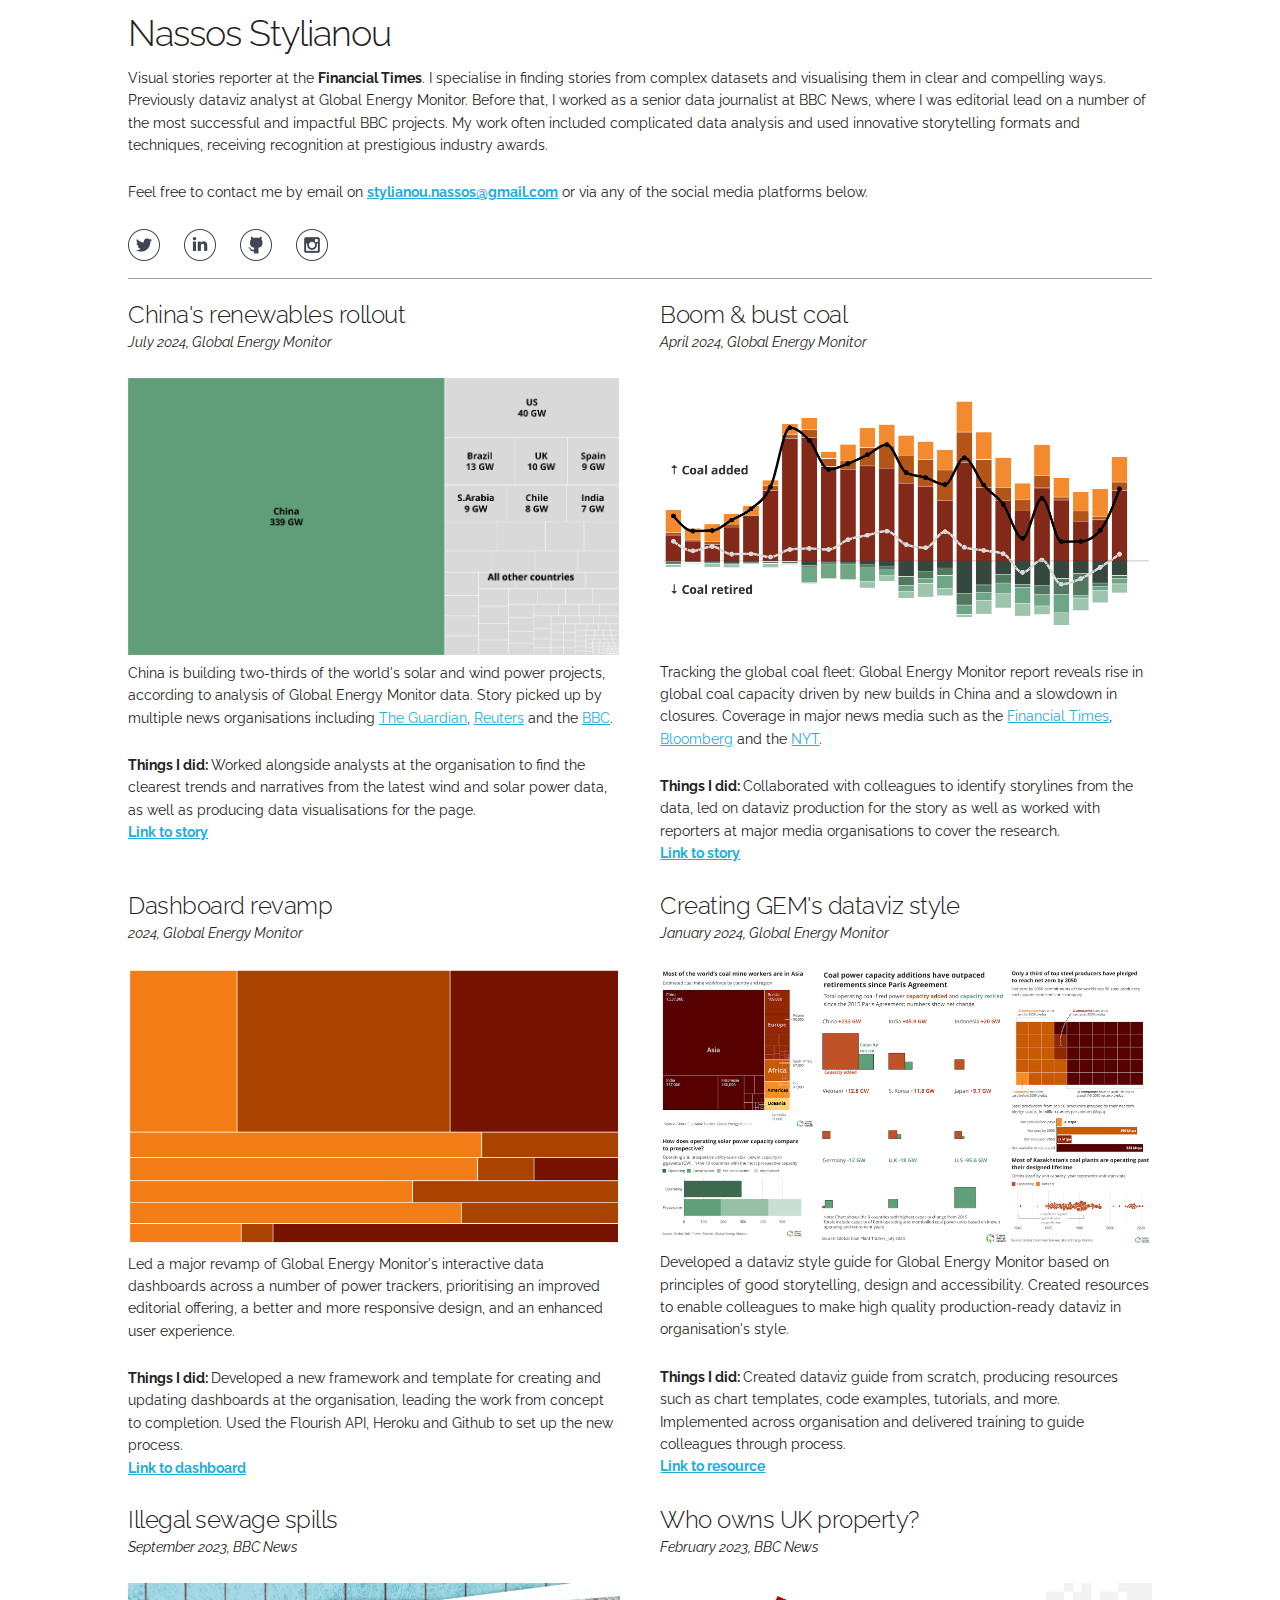
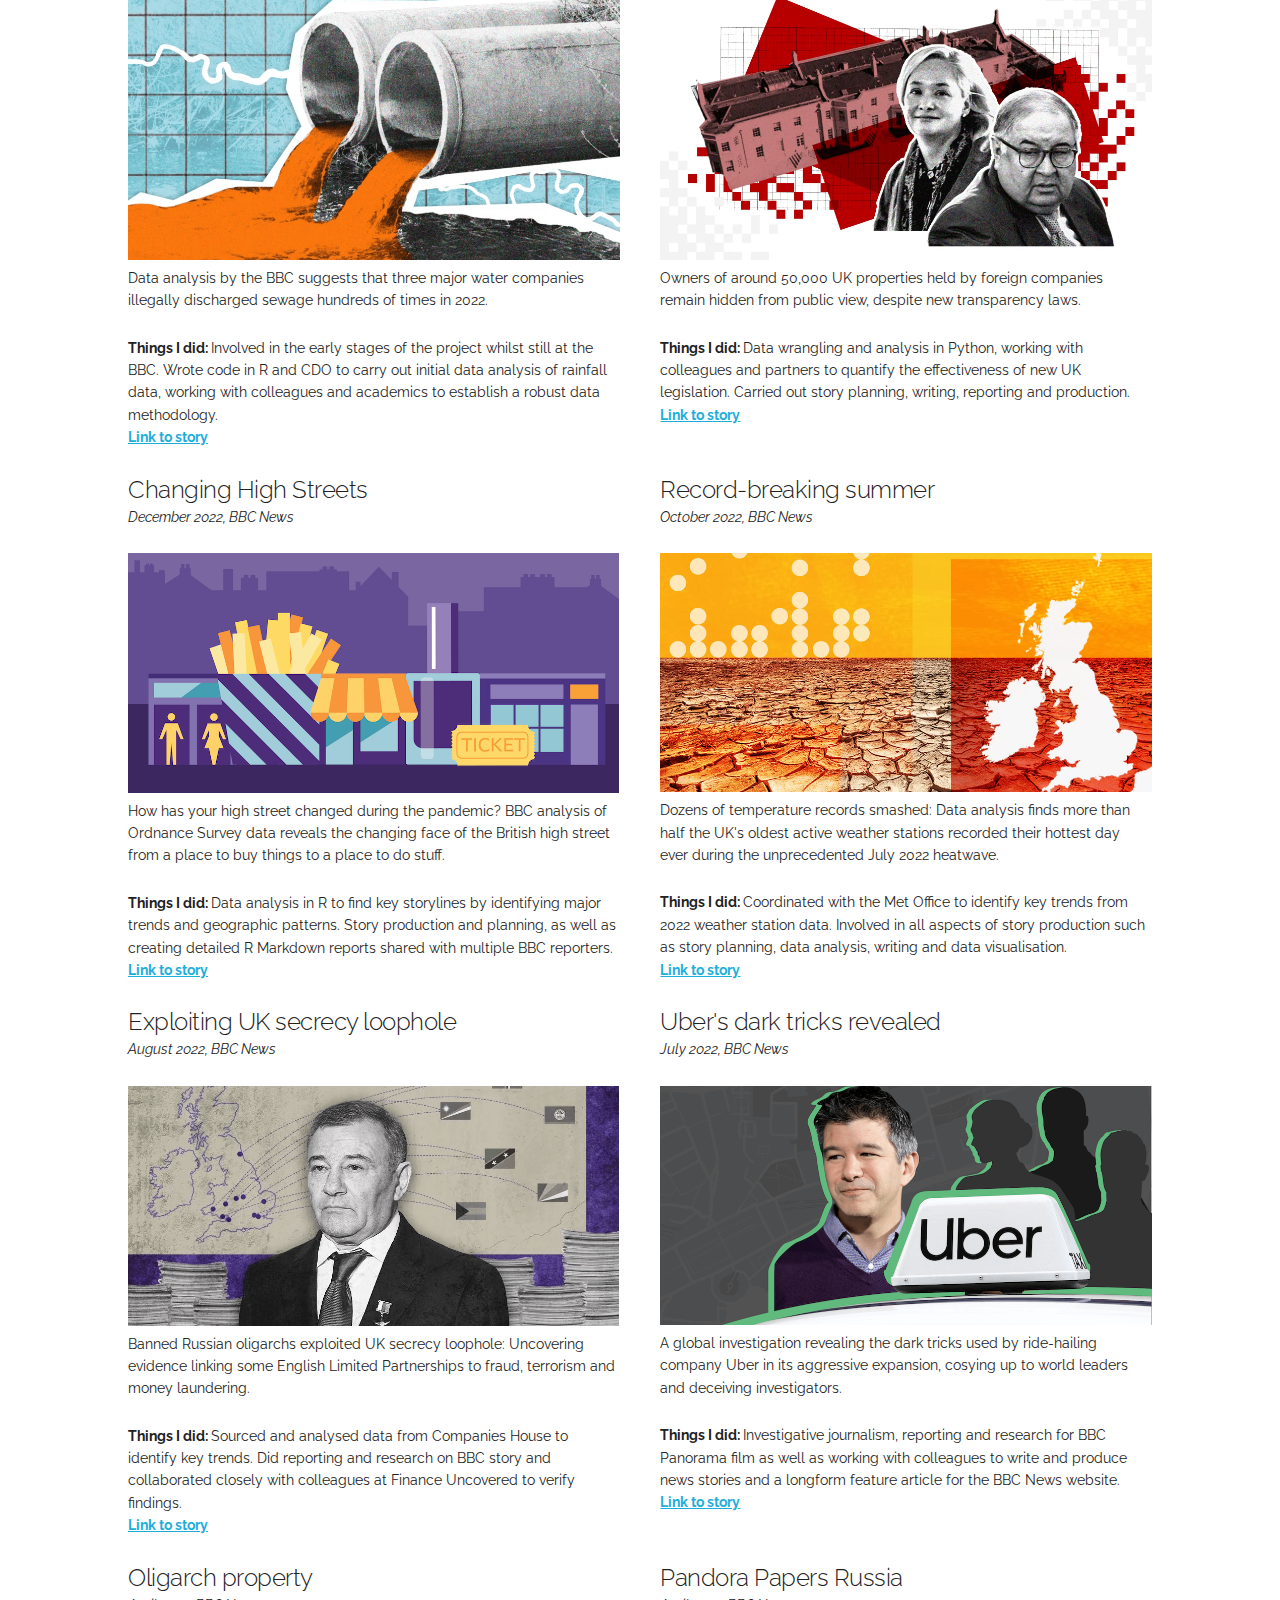
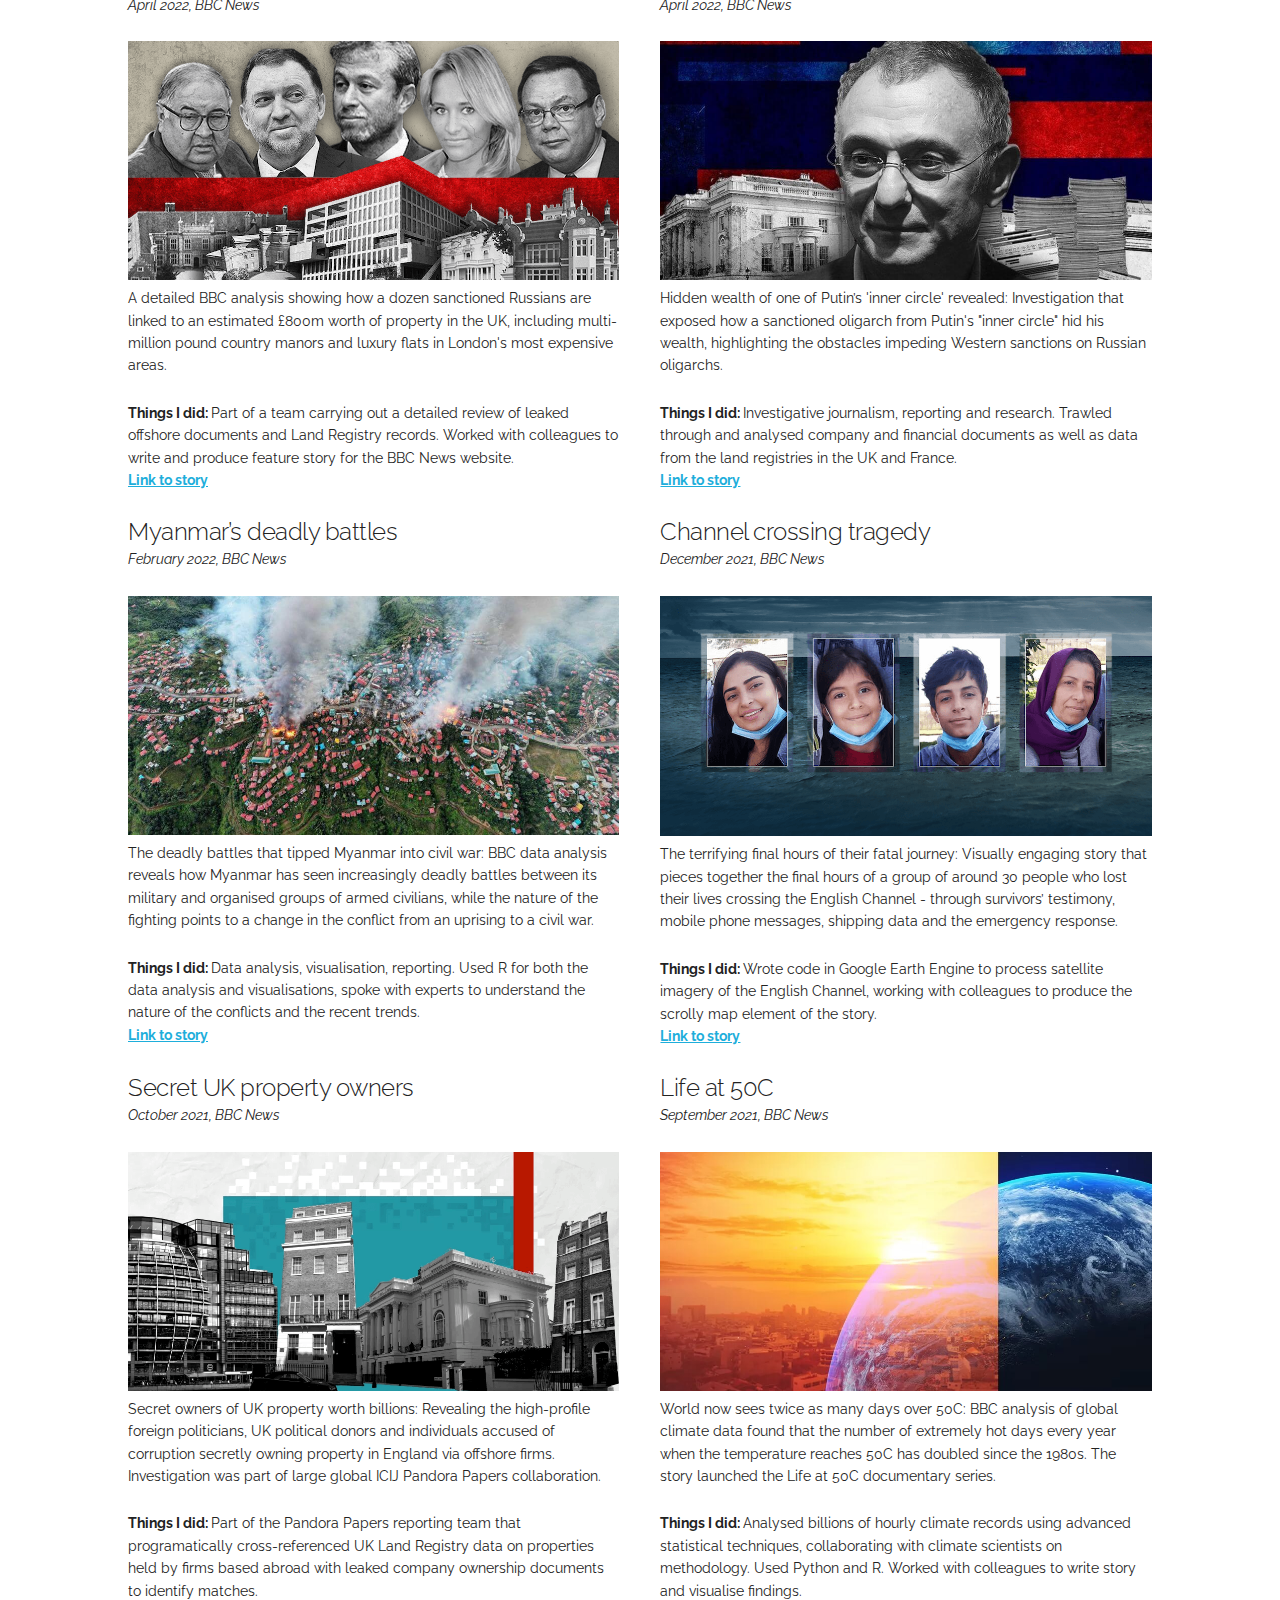
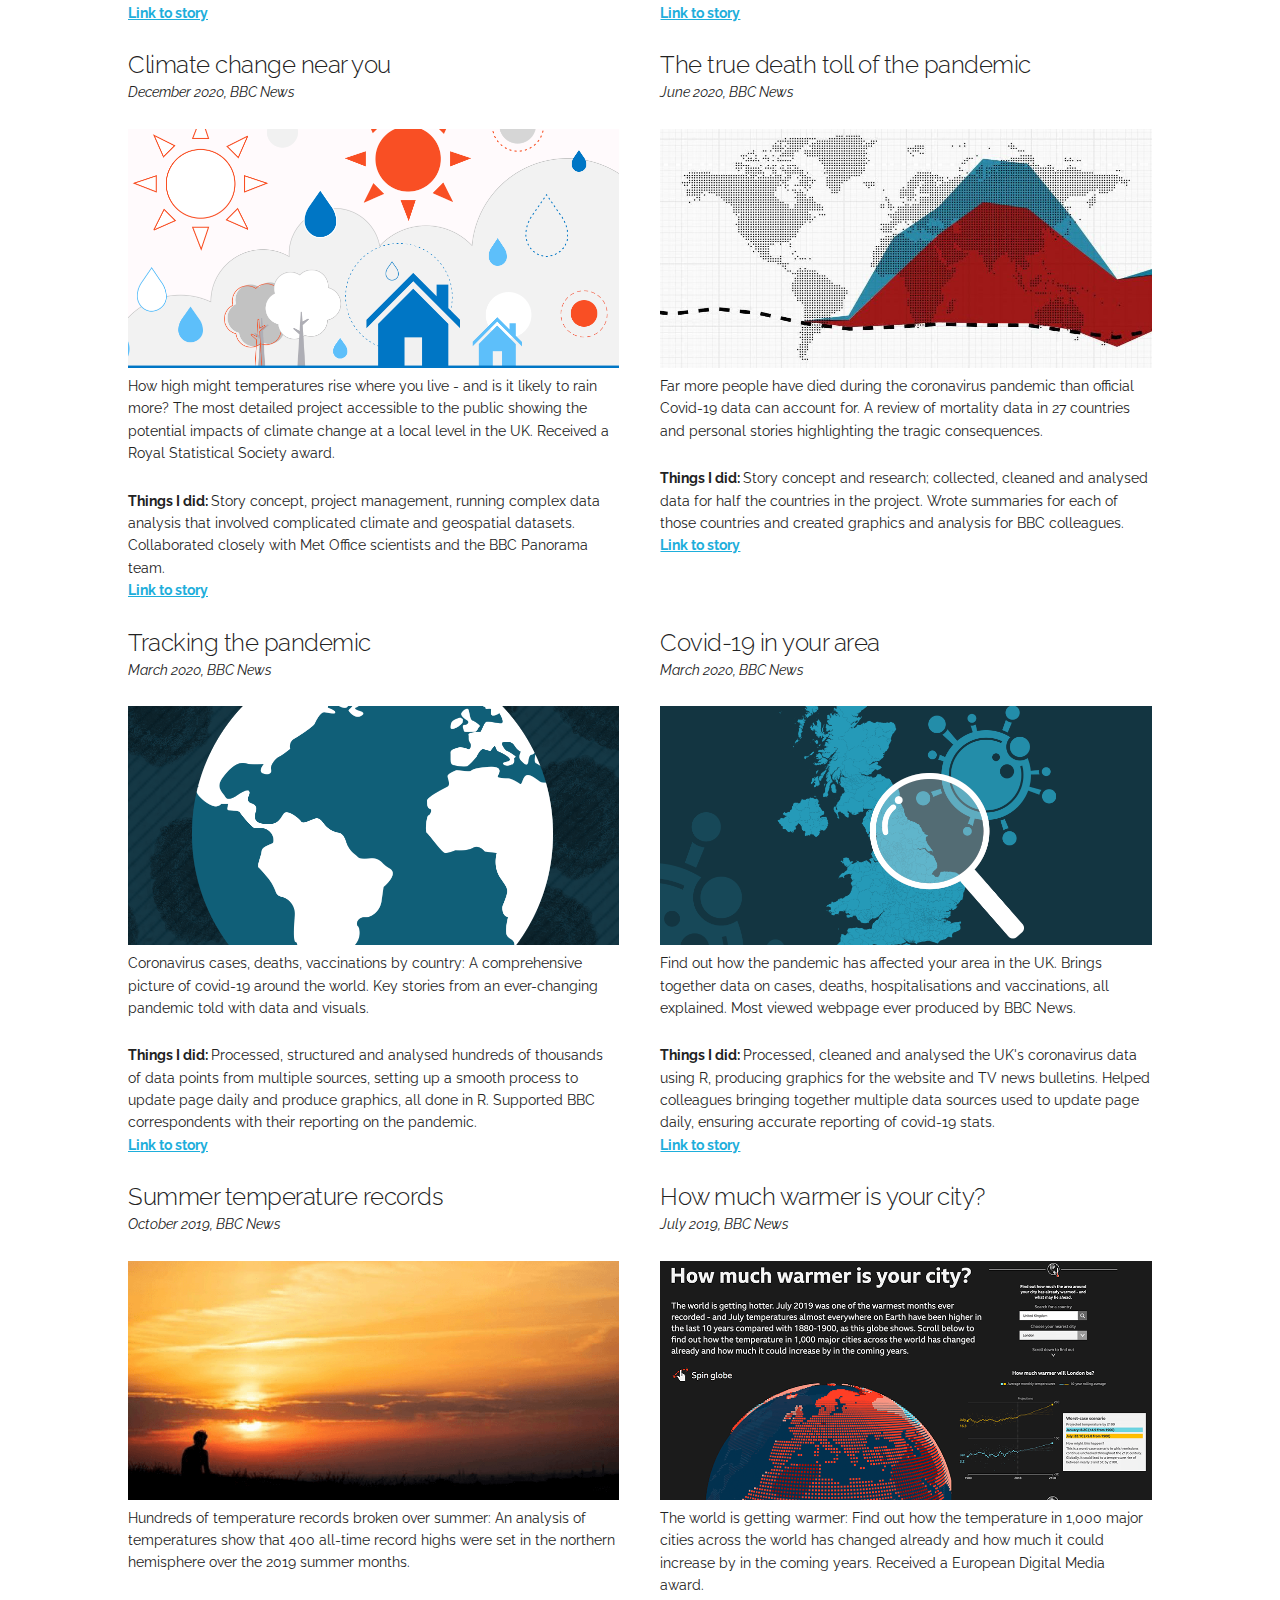
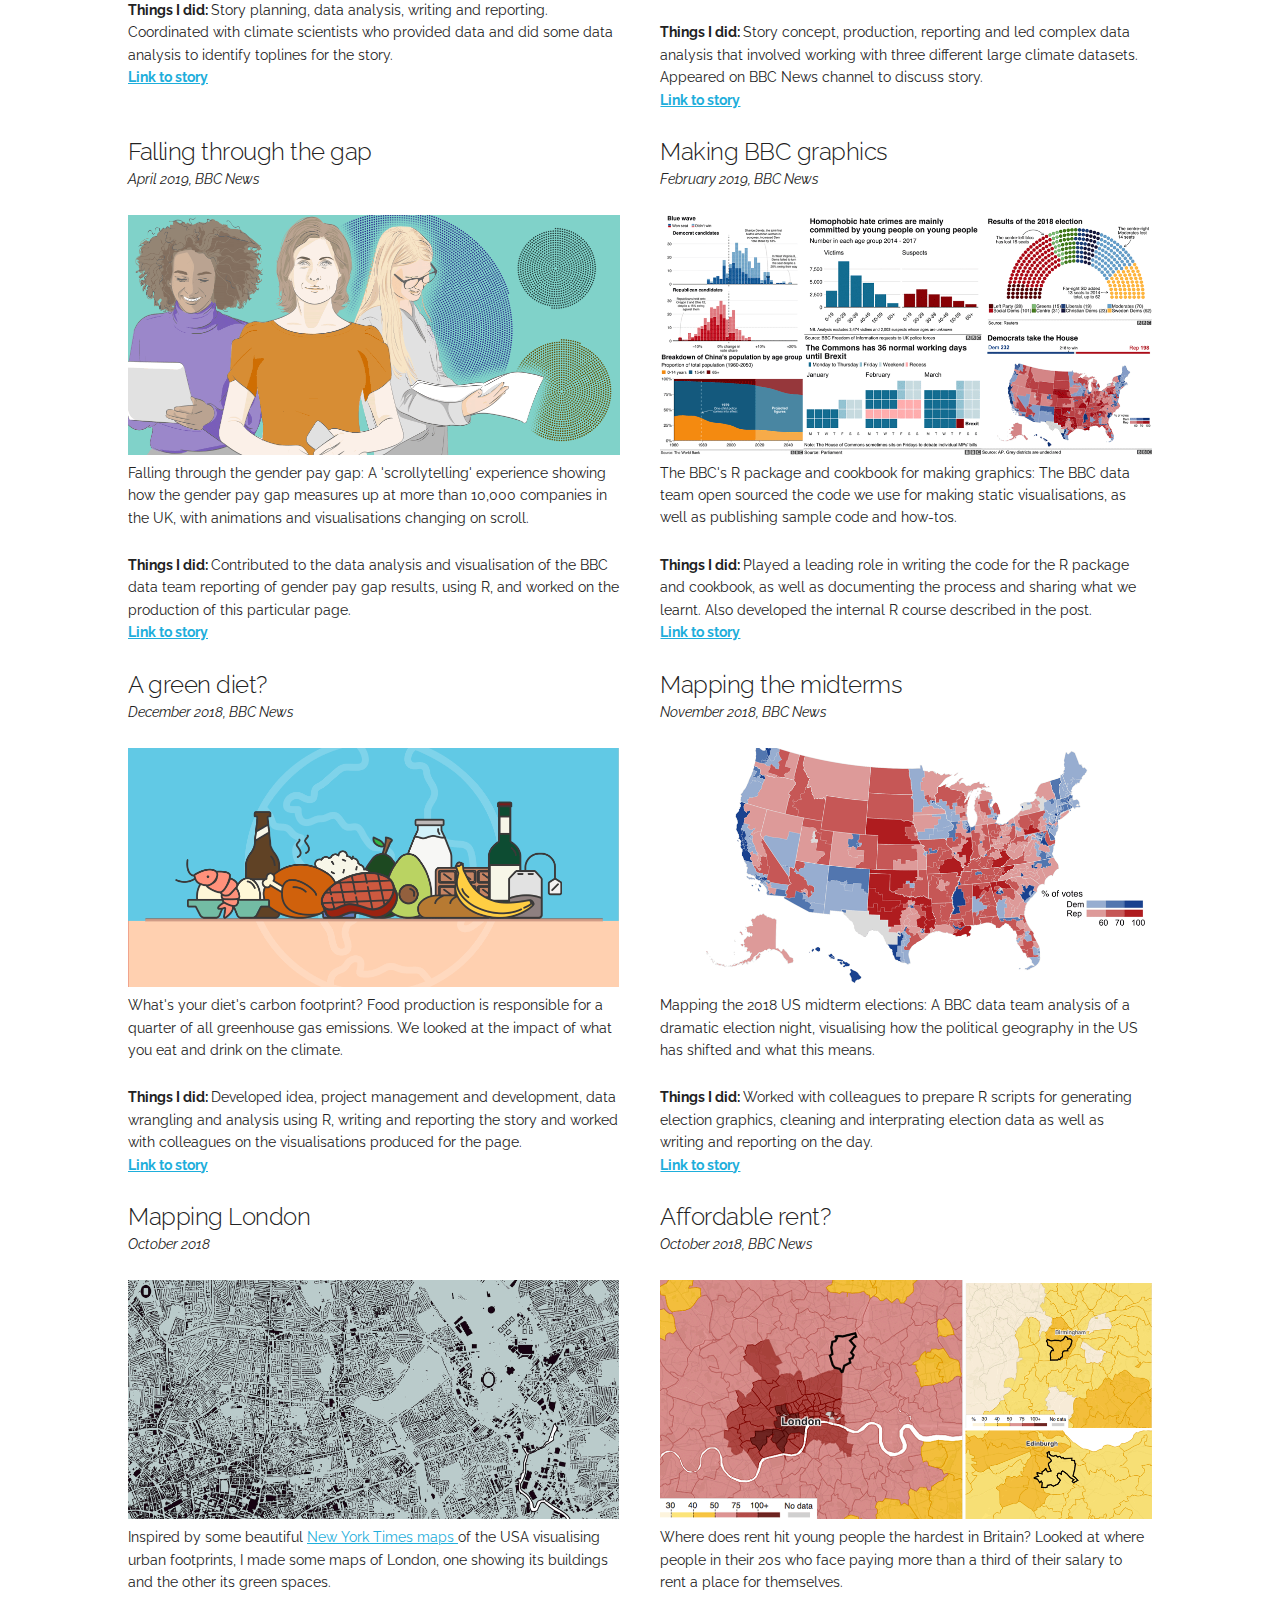
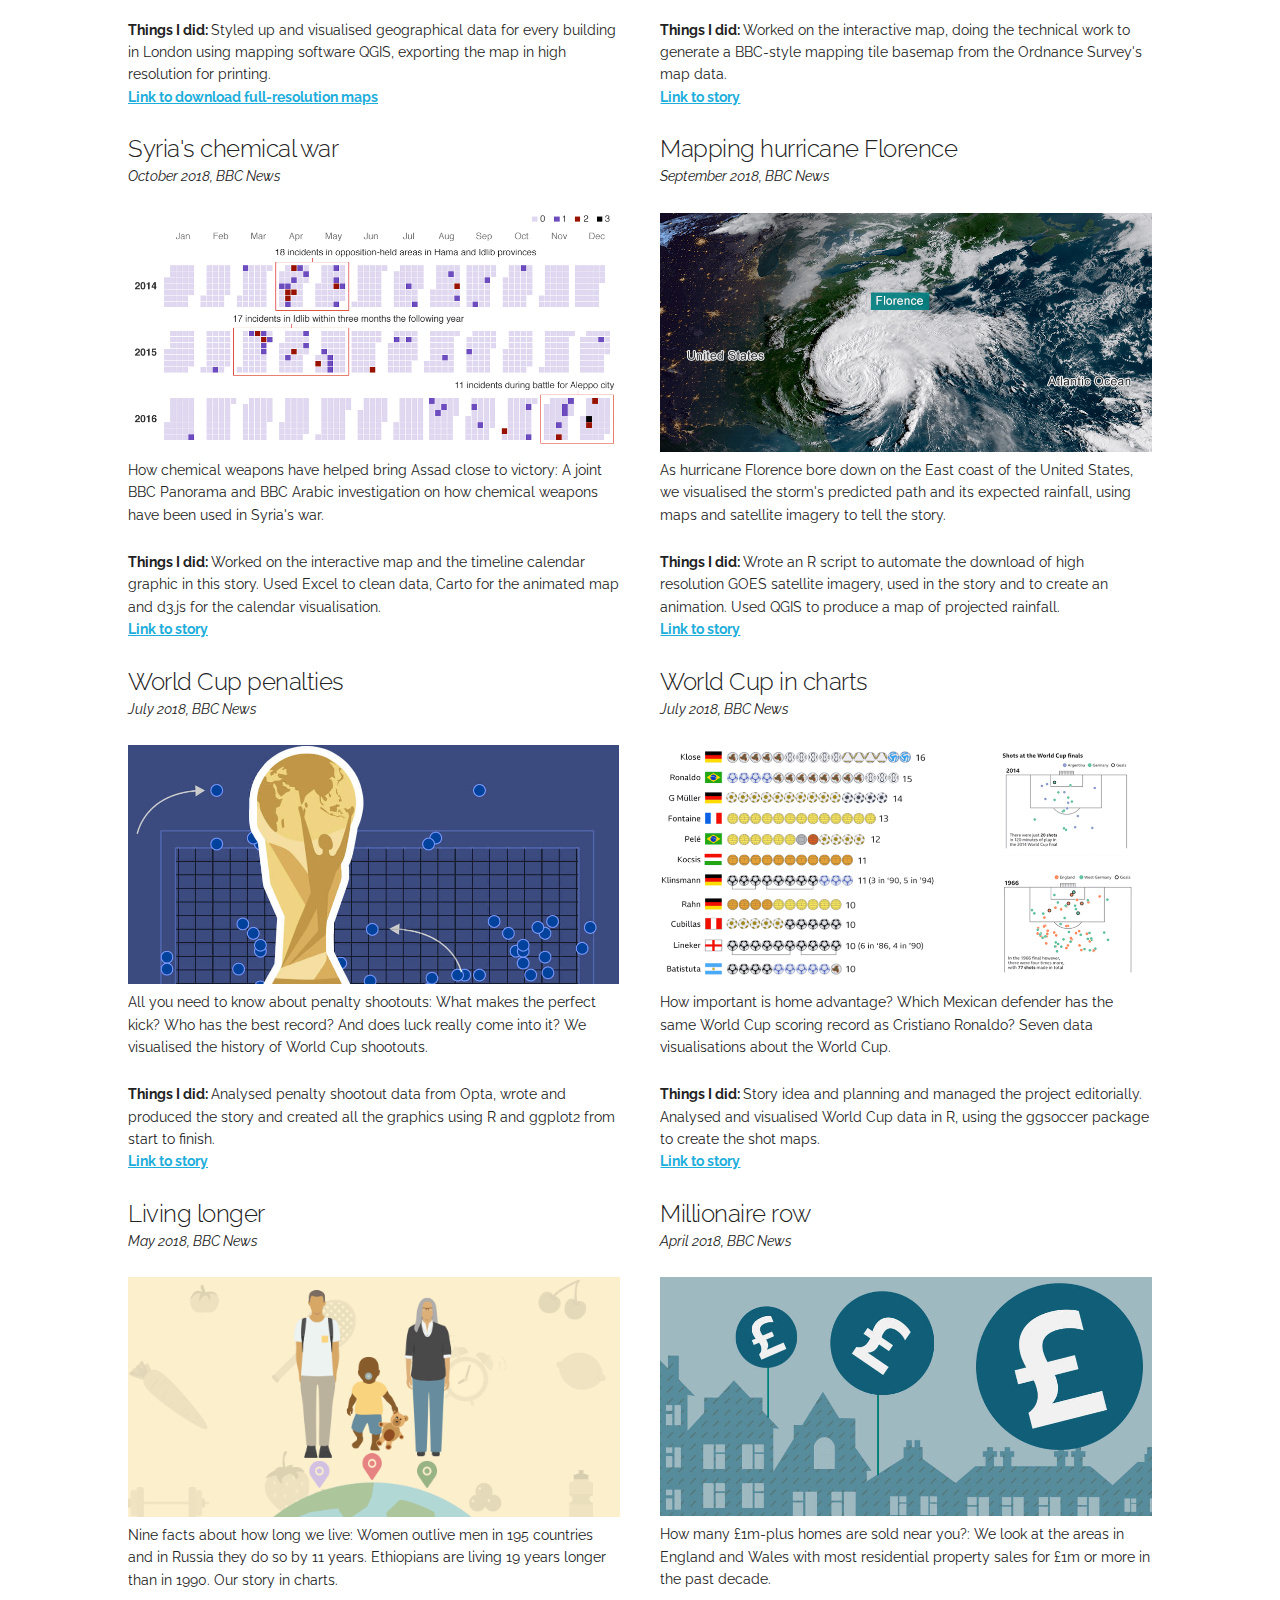
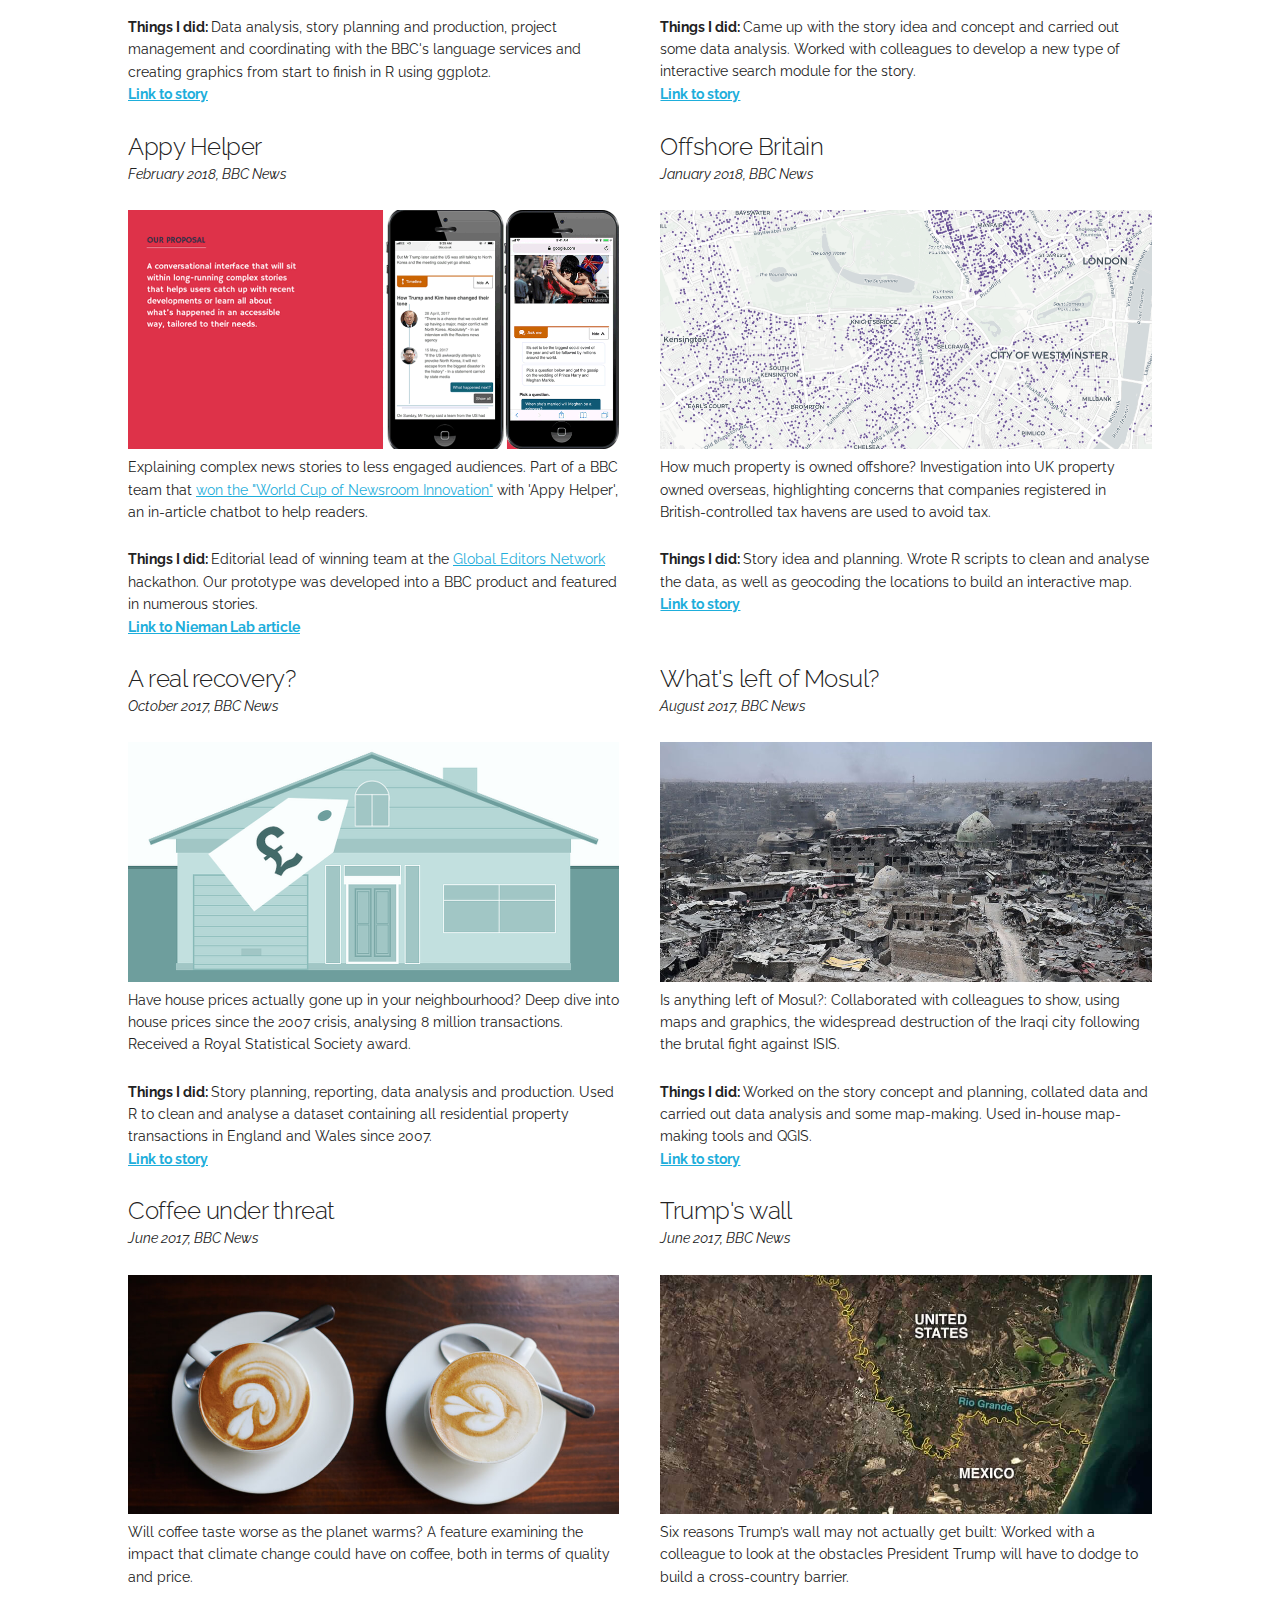
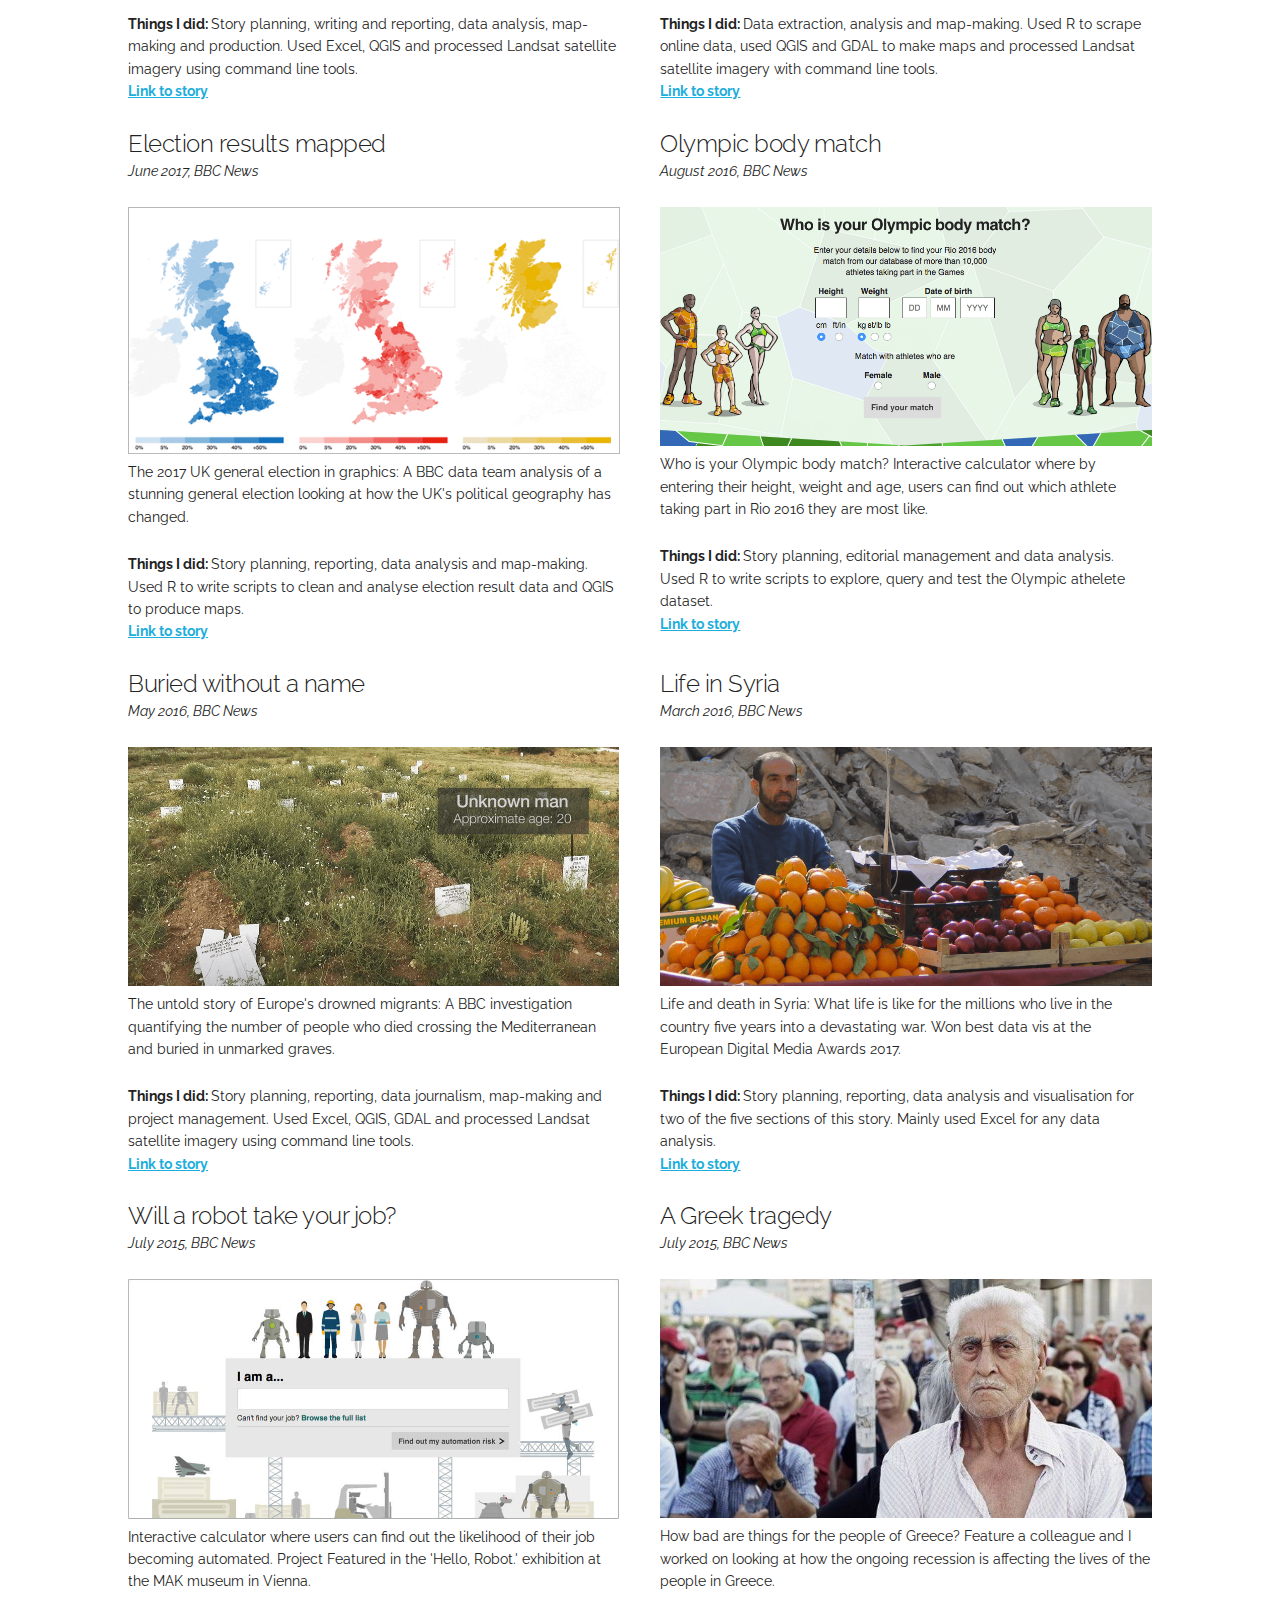
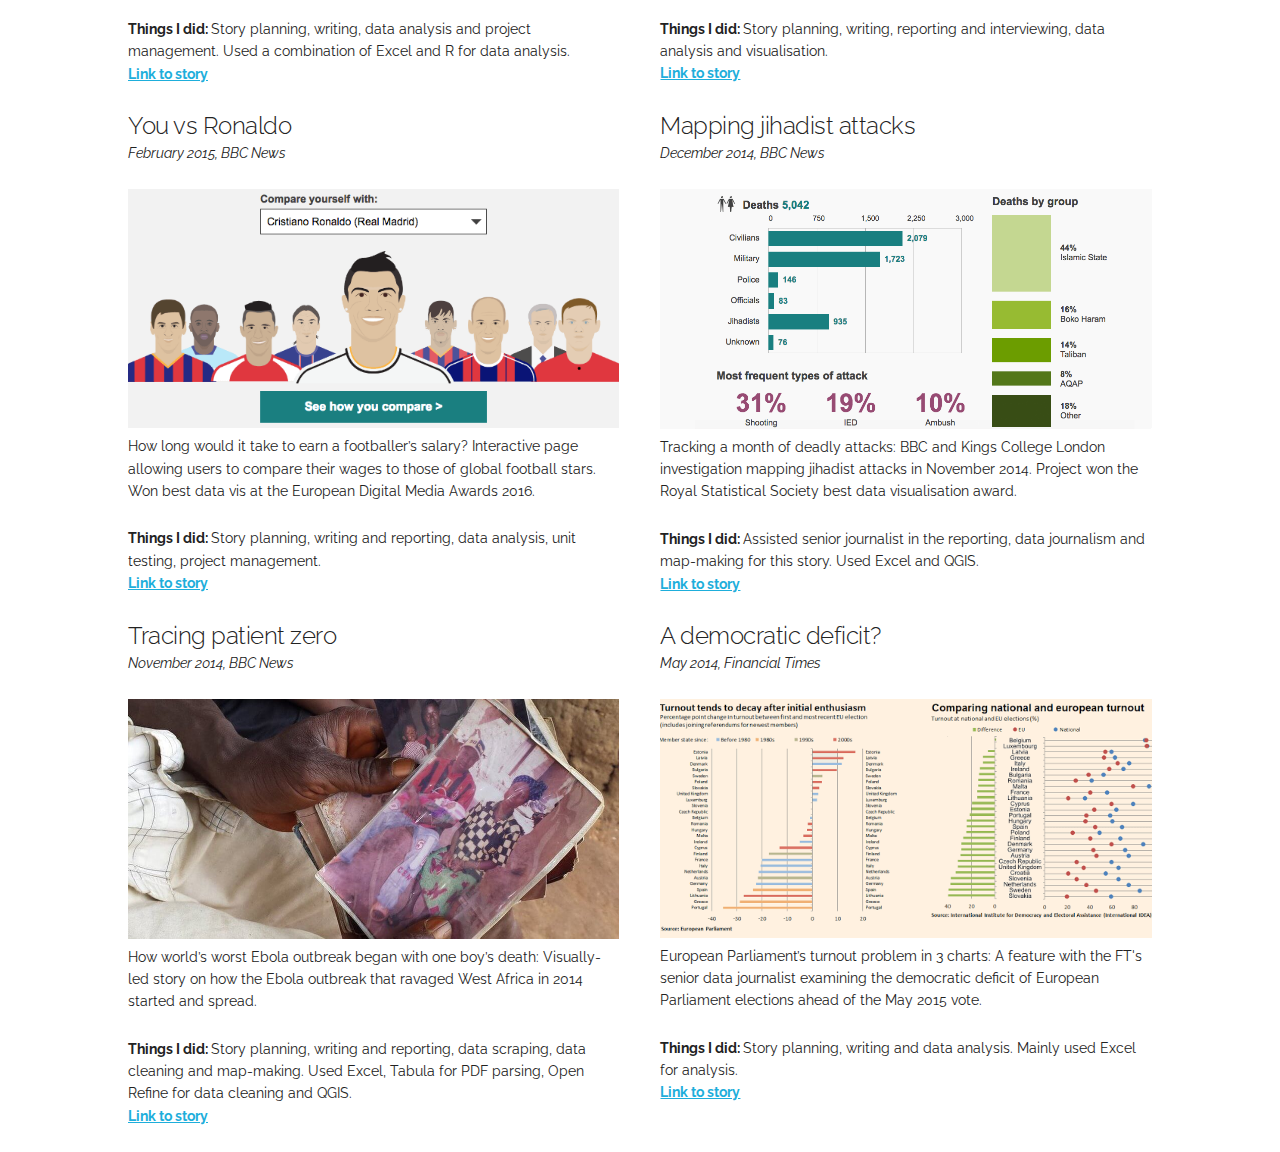
<file: index.html>
<!DOCTYPE html>
<html lang="en">

<head>

    <title>Nassos Stylianou</title>

    <!-- Basic Page Needs
  –––––––––––––––––––––––––––––––––––––––––––––––––– -->
    <meta charset="utf-8">
    <title>Nassos Stylianou</title>
    <meta name="description" content="">
    <meta name="author" content="">

    <!-- Mobile Specific Metas
  –––––––––––––––––––––––––––––––––––––––––––––––––– -->
    <meta name="viewport" content="width=device-width, initial-scale=1">

    <!-- FONT
  –––––––––––––––––––––––––––––––––––––––––––––––––– -->
    <!--link href="//fonts.googleapis.com/css?family=Raleway:400,300,600" rel="stylesheet" type="text/css"-->
    <link href="https://fonts.googleapis.com/css?family=Raleway" rel="stylesheet">
    <!-- CSS
  –––––––––––––––––––––––––––––––––––––––––––––––––– -->
    <link rel="stylesheet" href="css/style.css">
    <link rel="stylesheet" href="css/normalize.css">
    <link rel="stylesheet" href="css/skeleton.css">

    <!--Google Analytics code -->
    <script>
        (function(i, s, o, g, r, a, m) {
            i['GoogleAnalyticsObject'] = r;
            i[r] = i[r] || function() {
                (i[r].q = i[r].q || []).push(arguments)
            }, i[r].l = 1 * new Date();
            a = s.createElement(o),
                m = s.getElementsByTagName(o)[0];
            a.async = 1;
            a.src = g;
            m.parentNode.insertBefore(a, m)
        })(window, document, 'script', 'https://www.google-analytics.com/analytics.js', 'ga');

        ga('create', 'UA-96661374-2', 'auto');
        ga('send', 'pageview');
    </script>

</head>

<body>
    <!--Navigation

    <div class="navbar-spacer"></div>
      <nav class="navbar">
      <div class="container">
        <ul class="navbar-list">
          <li class="navbar-item"><a class="navbar-link"  href="#portfolio">Portfolio</a></li>
          <li class="navbar-item"><a class="navbar-link" href="#about">About</a></li>
          <li class="navbar-item"><a class="navbar-link" href="#contact">Contact</a></li>
        </ul>
      </div>
      </nav>
    </div>
  -->

    <!--  Page Layout
  –––––––––––––––––––––––––––––––––––––––––––––––––– -->
    <div class="container">

        <div class="row">
            <h3 class="spacer">Nassos Stylianou</h3>
            <p>Visual stories reporter at the <strong>Financial Times</strong>. I specialise in finding stories from complex datasets and visualising them in clear and compelling ways. Previously dataviz analyst at Global Energy Monitor. Before that, I worked as a senior data journalist at BBC News, where I was editorial lead on a number of the most successful and impactful BBC projects. My work often included complicated data analysis and used innovative storytelling formats and techniques, receiving recognition at prestigious industry  awards.</p>
            <p>Feel free to contact me by email on <strong><a href="mailto:stylianou.nassos@gmail.com">stylianou.nassos@gmail.com</a></strong> or via any of the social media platforms below.
            </p>

            <div class="container-social">
                <ul class="social-media-list">
                    <li class="social-media-icon">
                        <a class="social-media-icon-link" href="https://twitter.com/nassos_"><img class="social_media_icon_images" src="images/social_icons/twitter_64.png"></a>
                    </li>
                    <li class="social-media-icon">
                        <a class="social-media-icon-link" href="https://www.linkedin.com/in/nassosstylianou/"><img class="social_media_icon_images" src="images/social_icons/linkedin_64.png"></a>
                    </li>
                    <li class="social-media-icon">
                        <a class="social-media-icon-link" href="https://github.com/nassosstylianou/"><img class="social_media_icon_images" src="images/social_icons/github_64.png"></a>
                    </li>
                    <li class="social-media-icon">
                        <a class="social-media-icon-link" href="https://www.instagram.com/nassosstylianou/"><img class="social_media_icon_images" src="images/social_icons/instagram_64.png"></a>
                    </li>
                </ul>

            </div>  

            <hr class="strong"></hr>
        </div>

        <div class="row">
            <div class="six columns">
                <h5 class="portfolio-title">China's renewables rollout</h5>
                <p class="date">July 2024, Global Energy Monitor</p>
                <picture class="u-max-full-width">
                    <source class="u-max-full-width" media="(min-width: 1000px)" srcset="images/solar_wind_china.png">
                    <source media="(max-width: 451px)" srcset="images/solar_wind_china_mobile.png">
                    <img class="u-max-full-width" src="images/solar_wind_china.png" srcset="images/solar_wind_china.png">
                </picture>

                <div class="description">
                    <p class="description--story">China is building two-thirds of the world's solar and wind power projects, according to analysis of Global Energy Monitor data. Story picked up by multiple news organisations including <a  href="https://www.theguardian.com/world/article/2024/jul/11/china-building-twice-as-much-wind-and-solar-power-as-rest-of-world-report" target="_blank">The Guardian</a>, <a href="https://www.reuters.com/sustainability/climate-energy/china-coal-generation-share-record-low-may-renewables-hit-new-highs-analysis-2024-07-11/" target="_blank">Reuters</a> and the <a href="https://www.bbc.co.uk/sounds/play/p0j9xlgk" target="_blank">BBC</a>.
                    </p>

                    <p class="description--what-i-did"><strong>Things I did: </strong>Worked alongside analysts at the organisation to find the clearest trends and narratives from the latest wind and solar power data, as well as producing data visualisations for the page. 
                        <br>
                        <strong> <a class="story-link" href="https://globalenergymonitor.org/report/china-continues-to-lead-the-world-in-wind-and-solar-with-twice-as-much-capacity-under-construction-as-the-rest-of-the-world-combined/" target="_blank">Link to story</a></strong>
                    </p>
                    
                </div>
            </div>

            <div class="six columns">
                <h5 class="portfolio-title">Boom & bust coal</h5>
                <p class="date">April 2024, Global Energy Monitor</p>
                <picture class="u-max-full-width">
                    <source class="u-max-full-width" media="(min-width: 1000px)" srcset="images/boom_and_bust_desktop.png">
                    <source media="(max-width: 451px)" srcset="images/boom_and_bust_mobile.png">
                    <img class="u-max-full-width" src="images/boom_and_bust_desktop.png" srcset="images/boom_and_bust_desktop.png">
                </picture>

                <div class="description">
                    <p class="description--story">Tracking the global coal fleet: Global Energy Monitor report reveals rise in global coal capacity driven by new builds in China and a slowdown in closures. Coverage in major news media such as the <a  href="https://www.ft.com/content/71cc3332-9a0b-49cc-a933-e18225d0058d" target="_blank">Financial Times</a>, <a  href="https://www.bloomberg.com/news/articles/2024-04-10/china-leads-global-coal-power-surge-as-capacity-climbs-to-record" target="_blank">Bloomberg</a>  and the <a  href="https://www.nytimes.com/2024/04/10/climate/coal-plants-china.html" target="_blank">NYT</a>. 
                    </p>

                    <p class="description--what-i-did"><strong>Things I did: </strong>Collaborated with colleagues to identify storylines from the data, led on dataviz production for the story as well as worked with reporters at major media organisations to cover the research. 
                        <br>
                        <strong> <a class="story-link" href="https://globalenergymonitor.org/report/boom-and-bust-coal-2024/" target="_blank">Link to story</a></strong>
                    </p>
                    
                </div>
            </div>

        </div>

        <div class="row">
            <div class="six columns">
                <h5 class="portfolio-title">Dashboard revamp</h5>
                <p class="date">2024, Global Energy Monitor</p>
                <picture class="u-max-full-width">
                    <source class="u-max-full-width" media="(min-width: 1000px)" srcset="images/dashboard_promo.png>
                    <source media="(max-width: 451px)" srcset="images/dashboard_promo_mobile.png">
                    <img class="u-max-full-width" src="images/dashboard_promo.png" srcset="images/dashboard_promo.png">
                </picture>

                <div class="description">
                    <p class="description--story">Led a major revamp of Global Energy Monitor's interactive data dashboards across a number of power trackers, prioritising an improved editorial offering, a better and more responsive design, and an enhanced user experience.</p>

                    <p class="description--what-i-did"><strong>Things I did: </strong>Developed a new framework and template for creating and updating dashboards at the organisation, leading the work from concept to completion. Used the Flourish API, Heroku and Github to set up the new process.
                        <br>
                        <strong> <a class="story-link" href="https://globalenergymonitor.org/projects/global-coal-plant-tracker/dashboard/" target="_blank">Link to dashboard</a></strong>
                    </p>
                </div>
            </div>

             <div class="six columns">
                <h5 class="portfolio-title">Creating GEM's dataviz style</h5>
                <p class="date">January 2024, Global Energy Monitor</p>
                <picture class="u-max-full-width">
                    <source class="u-max-full-width" media="(min-width: 1000px)" srcset="images/gemplot_visuals_for_website.png>
                    <source media="(max-width: 451px)" srcset="images/gemplot_visuals_for_website.png">
                    <img class="u-max-full-width" src="images/gemplot_visuals_for_website.png" srcset="images/gemplot_visuals_for_website.png">
                </picture>

                <div class="description">
                    <p class="description--story">Developed a dataviz style guide for Global Energy Monitor based on principles of good storytelling, design and accessibility. Created resources to enable colleagues to make high quality production-ready dataviz in organisation's style.</p>

                    <p class="description--what-i-did"><strong>Things I did: </strong>Created dataviz guide from scratch, producing resources such as chart templates, code examples, tutorials, and more. Implemented across organisation and delivered training to guide colleagues through process.  

                        <br>
                        <strong> <a class="story-link" href="https://globalenergymonitor.org/wp-content/uploads/2024/01/gem_dataviz_style_guide.html" target="_blank">Link to resource</a></strong>
                    </p>
                </div>
            </div>

        </div>

        <div class="row">
            <div class="six columns">
                <h5 class="portfolio-title">Illegal sewage spills</h5>
                <p class="date">September 2023, BBC News</p>
                <picture class="u-max-full-width">
                    <source class="u-max-full-width" media="(min-width: 1000px)" srcset="images/sewage_index_image_549.png">
                    <source media="(max-width: 451px)" srcset="images/sewage_index_image.png">
                    <img class="u-max-full-width" src="images/sewage_index_image_549.png" srcset="images/sewage_index_image_549.png">
                </picture>

                <div class="description">
                    <p class="description--story">Data analysis by the BBC suggests that three major water companies illegally discharged sewage hundreds of times in 2022.</p>

                    <p class="description--what-i-did"><strong>Things I did: </strong>Involved in the early stages of the project whilst still at the BBC. Wrote code in R and CDO to carry out initial data analysis of rainfall data, working with colleagues and academics to establish a robust data methodology.
                        <br>
                        <strong> <a class="story-link" href="https://www.bbc.com/news/science-environment-66670132" target="_blank">Link to story</a></strong>
                    </p>
                    
                </div>
            </div>

             <div class="six columns">
                <h5 class="portfolio-title">Who owns UK property?</h5>
                <p class="date">February 2023, BBC News</p>
                <picture class="u-max-full-width">
                    <source class="u-max-full-width" media="(min-width: 1000px)" srcset="images/property_transparency_laws_index_article.png>
                    <source media="(max-width: 451px)" srcset="images/property_transparency_laws_index_article.png">
                    <img class="u-max-full-width" src="images/property_transparency_laws_index_article.png" srcset="images/property_transparency_laws_index_article.png">
                </picture>

                <div class="description">
                    <p class="description--story">Owners of around 50,000 UK properties held by foreign companies remain hidden from public view, despite new transparency laws.</p>

                    <p class="description--what-i-did"><strong>Things I did: </strong>Data wrangling and analysis in Python, working with colleagues and partners to quantify the effectiveness of new UK legislation. Carried out story planning, writing, reporting and production.  

                        <br>
                        <strong> <a class="story-link" href="https://www.bbc.co.uk/news/uk-64536926" target="_blank">Link to story</a></strong>
                    </p>
                </div>
            </div>

        </div>
        
        <div class="row">
            <div class="six columns">
                <h5 class="portfolio-title">Changing High Streets</h5>
                <p class="date">December 2022, BBC News</p>
                <picture class="u-max-full-width">
                    <source class="u-max-full-width" media="(min-width: 1000px)" srcset="images/high_streets_promo.png">
                    <source media="(max-width: 451px)" srcset="images/high_streets_promo.png">
                    <img class="u-max-full-width" src="images/high_streets_promo.png" srcset="images/high_streets_promo.png">
                </picture>

                <div class="description">
                    <p class="description--story">How has your high street changed during the pandemic? BBC analysis of Ordnance Survey data reveals the changing face of the British high street from a place to buy things to a place to do stuff. </p>

                    <p class="description--what-i-did"><strong>Things I did: </strong>Data analysis in R to find key storylines by identifying major trends and geographic patterns. Story production and planning, as well as creating detailed R Markdown reports shared with multiple BBC reporters.
                        <br>
                        <strong> <a class="story-link" href="https://www.bbc.co.uk/news/uk-63799670">Link to story</a></strong>
                    </p>
                    
                </div>
            </div>

             <div class="six columns">
                <h5 class="portfolio-title">Record-breaking summer</h5>
                <p class="date">October 2022, BBC News</p>
                <picture class="u-max-full-width">
                    <source class="u-max-full-width" media="(min-width: 1000px)" srcset="images/uk_records_promo.png>
                    <source media="(max-width: 451px)" srcset="images/uk_records_promo.png">
                    <img class="u-max-full-width" src="images/uk_records_promo.png" srcset="images/uk_records_promo.png">
                </picture>

                <div class="description">
                    <p class="description--story">Dozens of temperature records smashed:  Data analysis finds more than half the UK's oldest active weather stations recorded their hottest day ever during the unprecedented July 2022 heatwave.  </p>

                    <p class="description--what-i-did"><strong>Things I did: </strong> Coordinated with the Met Office to identify key trends from 2022 weather station data. Involved in all aspects of story production such as story planning, data analysis, writing and data visualisation. 

                        <br>
                        <strong> <a class="story-link" href="https://www.bbc.co.uk/news/science-environment-63244353">Link to story</a></strong>
                    </p>
                </div>
            </div>

        </div>

                   <div class="row">
            <div class="six columns">
                <h5 class="portfolio-title">Exploiting UK secrecy loophole</h5>
                <p class="date">August 2022, BBC News</p>
                <picture class="u-max-full-width">
                    <source class="u-max-full-width" media="(min-width: 1000px)" srcset="images/elps_promo_image.png">
                    <source media="(max-width: 451px)" srcset="images/elps_promo_image.png">
                    <img class="u-max-full-width" src="images/elps_promo_image.png" srcset="images/elps_promo_image.png">
                </picture>

                <div class="description">
                    <p class="description--story">Banned Russian oligarchs exploited UK secrecy loophole: Uncovering evidence linking some English Limited Partnerships to fraud, terrorism and money laundering.</p>

                    <p class="description--what-i-did"><strong>Things I did: </strong>Sourced and analysed data from Companies House to identify key trends. Did reporting and research on BBC story and collaborated closely with colleagues at Finance Uncovered to verify findings.
                        <br>
                        <strong> <a class="story-link" href="https://www.bbc.co.uk/news/uk-62410715">Link to story</a></strong>
                    </p>
                    
                </div>
            </div>

             <div class="six columns">
                <h5 class="portfolio-title">Uber's dark tricks revealed</h5>
                <p class="date">July 2022, BBC News</p>
                <picture class="u-max-full-width">
                    <source class="u-max-full-width" media="(min-width: 1000px)" srcset="images/uber_index_promo.png>
                    <source media="(max-width: 451px)" srcset="images/uber_index_promo.png">
                    <img class="u-max-full-width" src="images/uber_index_promo.png" srcset="images/uber_index_promo.png">
                </picture>

                <div class="description">
                    <p class="description--story">A global investigation revealing the dark tricks used by ride-hailing company Uber in its aggressive expansion, cosying up to world leaders and deceiving investigators.</p>

                    <p class="description--what-i-did"><strong>Things I did: </strong>Investigative journalism, reporting and research for BBC Panorama film as well as working with colleagues to write and produce news stories and a longform feature article for the BBC News website.

                        <br>
                        <strong> <a class="story-link" href="https://www.bbc.co.uk/news/resources/idt-f2971465-73d2-4932-a889-5c63778e273d">Link to story</a></strong>
                    </p>
                </div>
            </div>

        </div>


                   <div class="row">
            <div class="six columns">
                <h5 class="portfolio-title">Oligarch property</h5>
                <p class="date">April 2022, BBC News</p>
                <picture class="u-max-full-width">
                    <source class="u-max-full-width" media="(min-width: 1000px)" srcset="images/oligarch_property.png">
                    <source media="(max-width: 451px)" srcset="images/oligarch_property.png">
                    <img class="u-max-full-width" src="images/oligarch_property.png" srcset="images/oligarch_property.png">
                </picture>

                <div class="description">
                    <p class="description--story">A detailed BBC analysis showing how a dozen sanctioned Russians are linked to an estimated £800m worth of property in the UK, including multi-million pound country manors and luxury flats in London's most expensive areas.</p>

                    <p class="description--what-i-did"><strong>Things I did: </strong>Part of a team carrying out a detailed review of leaked offshore documents and Land Registry records. Worked with colleagues to write and produce feature story for the BBC News website.
                        <br>
                        <strong> <a class="story-link" href="https://www.bbc.co.uk/news/world-europe-61080536">Link to story</a></strong>
                    </p>
                    
                </div>
            </div>

             <div class="six columns">
                <h5 class="portfolio-title">Pandora Papers Russia</h5>
                <p class="date">April 2022, BBC News</p>
                <picture class="u-max-full-width">
                    <source class="u-max-full-width" media="(min-width: 1000px)" srcset="images/bbc_russia_papers.jpeg">
                    <source media="(max-width: 451px)" srcset="images/bbc_russia_papers.jpeg">
                    <img class="u-max-full-width" src="images/bbc_russia_papers.jpeg" srcset="images/bbc_russia_papers.jpeg">
                </picture>

                <div class="description">
                    <p class="description--story">Hidden wealth of one of Putin’s 'inner circle' revealed: Investigation that exposed how a sanctioned oligarch from Putin's "inner circle" hid his wealth, highlighting the obstacles impeding Western sanctions on Russian oligarchs.</p>

                    <p class="description--what-i-did"><strong>Things I did: </strong>Investigative journalism, reporting and research. Trawled through and analysed company and financial documents as well as data from the land registries in the UK and France. 
                        <br>
                        <strong> <a class="story-link" href="https://www.bbc.co.uk/news/world-europe-61028866">Link to story</a></strong>
                    </p>
                </div>
            </div>

        </div>


                   <div class="row">
            <div class="six columns">
                <h5 class="portfolio-title">Myanmar’s deadly battles</h5>
                <p class="date">February 2022, BBC News</p>
                <picture class="u-max-full-width">
                    <source class="u-max-full-width" media="(min-width: 1000px)" srcset="images/myanmar_image.jpeg">
                    <source media="(max-width: 451px)" srcset="images/myanmar_image.jpeg">
                    <img class="u-max-full-width" src="images/myanmar_image.jpeg" srcset="images/myanmar_image.jpeg">
                </picture>

                <div class="description">
                    <p class="description--story">The deadly battles that tipped Myanmar into civil war: BBC data analysis reveals how Myanmar has seen increasingly deadly battles between its military and organised groups of armed civilians, while the nature of the fighting points to a change in the conflict from an uprising to a civil war.</p>

                    <p class="description--what-i-did"><strong>Things I did: </strong>Data analysis, visualisation, reporting. Used R for both the data analysis and visualisations, spoke with experts to understand the nature of the conflicts and the recent trends.
                        <br>
                        <strong> <a class="story-link" href="https://www.bbc.co.uk/news/world-asia-60144957">Link to story</a></strong>
                    </p>
                    
                </div>
            </div>

             <div class="six columns">
                <h5 class="portfolio-title">Channel crossing tragedy</h5>
                <p class="date">December 2021, BBC News</p>
                <picture class="u-max-full-width">
                    <source class="u-max-full-width" media="(min-width: 1000px)" srcset="images/channel_crossing_tragedy.png">
                    <source media="(max-width: 451px)" srcset="images/channel_crossing_tragedy.png">
                    <img class="u-max-full-width" src="images/channel_crossing_tragedy.png" srcset="images/channel_crossing_tragedy.png">
                </picture>

                <div class="description">
                    <p class="description--story">The terrifying final hours of their fatal journey: Visually engaging story that pieces together the final hours of a group of around 30 people who lost their lives crossing the English Channel - through survivors’ testimony, mobile phone messages, shipping data and the emergency response.</p>

                    <p class="description--what-i-did"><strong>Things I did: </strong>Wrote code in Google Earth Engine to process satellite imagery of the English Channel, working with colleagues to produce the scrolly map element of the story.
                        <br>
                        <strong> <a class="story-link" href="https://www.bbc.co.uk/news/resources/idt-b7bd2274-88b1-4ef9-a459-be22e180b52c">Link to story</a></strong>
                    </p>
                </div>
            </div>

        </div>

                   <div class="row">
            <div class="six columns">
                <h5 class="portfolio-title">Secret UK property owners</h5>
                <p class="date">October 2021, BBC News</p>
                <picture class="u-max-full-width">
                    <source class="u-max-full-width" media="(min-width: 1000px)" srcset="images/pandora_papers_property.png">
                    <source media="(max-width: 451px)" srcset="images/pandora_papers_property.png">
                    <img class="u-max-full-width" src="images/pandora_papers_property.png" srcset="images/pandora_papers_property.png">
                </picture>

                <div class="description">
                    <p class="description--story">Secret owners of UK property worth billions: Revealing the high-profile foreign politicians, UK political donors and individuals accused of corruption secretly owning property in England via offshore firms. Investigation was part of large global ICIJ Pandora Papers collaboration.</p>

                    <p class="description--what-i-did"><strong>Things I did: </strong>Part of the Pandora Papers reporting team that programatically cross-referenced UK Land Registry data on properties held by firms based abroad with leaked company ownership documents to identify matches.
                        <br>
                        <strong> <a class="story-link" href="https://www.bbc.co.uk/news/uk-58792393">Link to story</a></strong>
                    </p>
                    
                </div>
            </div>

             <div class="six columns">
                <h5 class="portfolio-title">Life at 50C</h5>
                <p class="date">September 2021, BBC News</p>
                <picture class="u-max-full-width">
                    <source class="u-max-full-width" media="(min-width: 1000px)" srcset="images/life_at_50_promo.jpg">
                    <source media="(max-width: 451px)" srcset="images/life_at_50_promo.jpg">
                    <img class="u-max-full-width" src="images/life_at_50_promo.jpg" srcset="images/life_at_50_promo.jpg">
                </picture>

                <div class="description">
                    <p class="description--story">World now sees twice as many days over 50C: BBC analysis of global climate data found that the number of extremely hot days every year when the temperature reaches 50C has doubled since the 1980s. The story launched the Life at 50C documentary series.</p>

                    <p class="description--what-i-did"><strong>Things I did: </strong>Analysed billions of hourly climate records using advanced statistical techniques, collaborating with climate scientists on methodology. Used Python and R. Worked with colleagues to write story and visualise findings.
                        <br>
                        <strong> <a class="story-link" href="https://www.bbc.co.uk/news/science-environment-58494641">Link to story</a></strong>
                    </p>
                </div>
            </div>

        </div>





            <div class="row">
            <div class="six columns">
                <h5 class="portfolio-title">Climate change near you</h5>
                <p class="date">December 2020, BBC News</p>
                <picture class="u-max-full-width">
                    <source class="u-max-full-width" media="(min-width: 1000px)" srcset="images/climate_index_promo_976_desktop.png">
                    <source media="(max-width: 451px)" srcset="images/climate_index_promo_976_desktop.png">
                    <img class="u-max-full-width" src="images/climate_index_promo_976_desktop.png" srcset="images/climate_index_promo_976_desktop.png">
                </picture>

                <div class="description">
                    <p class="description--story">How high might temperatures rise where you live - and is it likely to rain more? The most detailed project accessible to the public showing the potential impacts of climate change at a local level in the UK. Received a Royal Statistical Society award.</p>

                    <p class="description--what-i-did"><strong>Things I did: </strong>Story concept, project management, running complex data analysis that involved complicated climate and geospatial datasets. Collaborated closely with Met Office scientists and the BBC Panorama team.
                        <br>
                        <strong> <a class="story-link" href="https://www.bbc.co.uk/news/resources/idt-d6338d9f-8789-4bc2-b6d7-3691c0e7d138">Link to story</a></strong>
                    </p>
                    
                </div>
            </div>

             <div class="six columns">
                <h5 class="portfolio-title">The true death toll of the pandemic</h5>
                <p class="date">June 2020, BBC News</p>
                <picture class="u-max-full-width">
                    <source class="u-max-full-width" media="(min-width: 1000px)" srcset="images/excess_deaths_promo_image_desktop.png">
                    <source media="(max-width: 451px)" srcset="images/excess_deaths_promo_image_desktop.png">
                    <img class="u-max-full-width" src="images/excess_deaths_promo_image_desktop.png" srcset="images/excess_deaths_promo_image_desktop.png">
                </picture>

                <div class="description">
                    <p class="description--story">Far more people have died during the coronavirus pandemic than official Covid-19 data can account for. A review of mortality data in 27 countries and personal stories highlighting the tragic consequences.</p>

                    <p class="description--what-i-did"><strong>Things I did: </strong>Story concept and research; collected, cleaned and analysed data for half the countries in the project. Wrote summaries for each of those countries and created graphics and analysis for BBC colleagues.
                        <br>
                        <strong> <a class="story-link" href="https://www.bbc.co.uk/news/world-53073046">Link to story</a></strong>
                    </p>
                </div>
            </div>

        </div>


           <div class="row">

            <div class="six columns">
                <h5 class="portfolio-title">Tracking the pandemic</h5>
                <p class="date">March 2020, BBC News</p>
                <picture class="u-max-full-width">
                    <source class="u-max-full-width" media="(min-width: 1000px)" srcset="images/coronavirus_global_tracker_desktop.png">
                    <source media="(max-width: 451px)" srcset="images/coronavirus_global_tracker_desktop.png">
                    <img class="u-max-full-width" src="images/coronavirus_global_tracker_desktop.png" srcset="images/coronavirus_global_tracker_desktop.png">
                </picture>

                <div class="description">
                    <p class="description--story">Coronavirus cases, deaths, vaccinations by country: A comprehensive picture of covid-19 around the world. Key stories from an ever-changing pandemic told with data and visuals.</p>

                    <p class="description--what-i-did"><strong>Things I did: </strong>
                    Processed, structured and analysed hundreds of thousands of data points from multiple sources, setting up a smooth process to update page daily and produce graphics, all done in R. Supported BBC correspondents with their reporting on the pandemic.
                        <br>
                        <strong> <a class="story-link" href="https://www.bbc.co.uk/news/world-51235105">Link to story</a></strong>
                    </p>
                    
                </div>
            </div>

             <div class="six columns">
                <h5 class="portfolio-title">Covid-19 in your area</h5>
                <p class="date">March 2020, BBC News</p>
                <picture class="u-max-full-width">
                    <source class="u-max-full-width" media="(min-width: 1000px)" srcset="images/coronavirus_lookup_index_promo_desktop.png">
                    <source media="(max-width: 451px)" srcset="images/coronavirus_lookup_index_promo_desktop.png">
                    <img class="u-max-full-width" src="images/coronavirus_lookup_index_promo_desktop.png" srcset="images/coronavirus_lookup_index_promo_desktop.png">
                </picture>

                <div class="description">
                    <p class="description--story">Find out how the pandemic has affected your area in the UK. Brings together data on cases, deaths, hospitalisations and vaccinations, all explained. Most viewed webpage ever produced by BBC News.</p>

                    <p class="description--what-i-did"><strong>Things I did: </strong> Processed, cleaned and analysed the UK's coronavirus data using R, producing graphics for the website and TV news bulletins. Helped colleagues bringing together multiple data sources used to update page daily, ensuring accurate reporting of covid-19 stats. 
                        <br>
                        <strong> <a class="story-link" href="https://www.bbc.co.uk/news/uk-51768274">Link to story</a></strong>
                    </p>
                </div>
            </div>

        </div>


                 <div class="row">
            <div class="six columns">
                <h5 class="portfolio-title">Summer temperature records</h5>
                <p class="date">October 2019, BBC News</p>
                <picture class="u-max-full-width">
                    <source class="u-max-full-width" media="(min-width: 1000px)" srcset="images/temp_records_desktop.png">
                    <source media="(max-width: 451px)" srcset="images/temp_records_desktop.png">
                    <img class="u-max-full-width" src="images/temp_records_desktop.png" srcset="images/temp_records_desktop.png">
                </picture>

                <div class="description">
                    <p class="description--story">Hundreds of temperature records broken over summer: An analysis of temperatures show that 400 all-time record highs were set in the northern hemisphere over the 2019 summer months.</p>

                    <p class="description--what-i-did"><strong>Things I did: </strong>Story planning, data analysis, writing and reporting. Coordinated with climate scientists who provided data and did some data analysis to identify toplines for the story.
                        <br>
                        <strong> <a class="story-link" href="https://www.bbc.co.uk/news/science-environment-49753680">Link to story</a></strong>
                    </p>
                    
                </div>
            </div>

            <div class="six columns">
                <h5 class="portfolio-title">How much warmer is your city?</h5>
                <p class="date">July 2019, BBC News</p>
                <picture class="u-max-full-width">
                    <source class="u-max-full-width" media="(min-width: 1000px)" srcset="images/how_much_warmer_is_your_city_desktop.png">
                    <source media="(max-width: 451px)" srcset="images/how_much_warmer_is_your_city_mobile.png">
                    <img class="u-max-full-width" src="images/how_much_warmer_is_your_city_desktop.png" srcset="images/how_much_warmer_is_your_city_desktop.png">
                </picture>

                <div class="description">
                    <p class="description--story">The world is getting warmer: Find out how the temperature in 1,000 major cities across the world has changed already and how much it could increase by in the coming years. Received a European Digital Media award.</p>

                    <p class="description--what-i-did"><strong>Things I did: </strong>Story concept, production, reporting and led complex data analysis that involved working with three different large climate datasets. Appeared on BBC News channel to discuss story.    
                        <br>
                        <strong> <a class="story-link" href="https://www.bbc.co.uk/news/resources/idt-985b9374-596e-4ae6-aa04-7fbcae4cb7ee">Link to story</a></strong>
                    </p>
                </div>
            </div>

        </div>

        <div class="row">
            <div class="six columns">
                <h5 class="portfolio-title">Falling through the gap</h5>
                <p class="date">April 2019, BBC News</p>
                <picture class="u-max-full-width">
                    <source class="u-max-full-width" media="(min-width: 1000px)" srcset="images/gender_pay_gap_scrolly_desktop.png">
                    <source media="(max-width: 451px)" srcset="images/gender_pay_gap_scrolly_desktop.png">
                    <img class="u-max-full-width" src="images/gender_pay_gap_scrolly_desktop.png" srcset="images/gender_pay_gap_scrolly_desktop.png">
                </picture>

                <div class="description">
                    <p class="description--story">Falling through the gender pay gap: A 'scrollytelling' experience showing how the gender pay gap measures up at more than 10,000 companies in the UK, with animations and visualisations changing on scroll.</p>

                    <p class="description--what-i-did"><strong>Things I did: </strong>Contributed to the data analysis and visualisation of the BBC data team reporting of gender pay gap results, using R, and worked on the production of this particular page.
                        <br>
                        <strong> <a class="story-link" href="https://www.bbc.co.uk/news/resources/idt-a524dd3a-c09c-4f09-bc03-c5006d75ef96">Link to story</a></strong>
                    </p>
                    
                </div>
            </div>

             <div class="six columns">
                <h5 class="portfolio-title">Making BBC graphics</h5>
                <p class="date">February 2019, BBC News</p>
                <picture class="u-max-full-width">
                    <source class="u-max-full-width" media="(min-width: 1000px)" srcset="images/r_cookbook_promo_desktop.png">
                    <source media="(max-width: 451px)" srcset="images/r_cookbook_promo_desktop.png">
                    <img class="u-max-full-width" src="images/r_cookbook_promo_desktop.png" srcset="images/r_cookbook_promo_desktop.png">
                </picture>

                <div class="description">
                    <p class="description--story">The BBC's R package and cookbook for making graphics: The BBC data team open sourced the code we use for making static visualisations, as well as publishing sample code and how-tos.</p>

                    <p class="description--what-i-did"><strong>Things I did: </strong>Played a leading role in writing the code for the R package and cookbook, as well as documenting the process and sharing what we learnt. Also developed the internal R course described in the post. 
                        <br>
                        <strong> <a class="story-link" href="https://medium.com/bbc-visual-and-data-journalism/how-the-bbc-visual-and-data-journalism-team-works-with-graphics-in-r-ed0b35693535">Link to story</a></strong>
                    </p>
                </div>
            </div>

        </div>

        <div class="row">
    

             <div class="six columns">
                <h5 class="portfolio-title">A green diet?</h5>
                <p class="date">December 2018, BBC News</p>
                <picture class="u-max-full-width">
                    <source class="u-max-full-width" media="(min-width: 1000px)" srcset="images/green_diet_promo_desktop.png">
                    <source media="(max-width: 451px)" srcset="images/green_diet_mobile.png">
                    <img class="u-max-full-width" src="images/green_diet_promo_desktop.png" srcset="images/green_diet_promo_desktop.png">
                </picture>

                <div class="description">
                    <p class="description--story">What's your diet's carbon footprint? Food production is responsible for a quarter of all greenhouse gas emissions. We looked at the impact of what you eat and drink on the climate.</p>

                    <p class="description--what-i-did"><strong>Things I did: </strong>Developed idea, project management and development, data wrangling and analysis using R, writing and reporting the story and worked with colleagues on the visualisations produced for the page. 
                        <br>
                        <strong> <a class="story-link" href="https://www.bbc.co.uk/news/science-environment-46459714">Link to story</a></strong>
                    </p>
                </div>
            </div>
             <div class="six columns">
                <h5 class="portfolio-title">Mapping the midterms</h5>
                <p class="date">November 2018, BBC News</p>
                <picture class="u-max-full-width">
                    <source class="u-max-full-width" media="(min-width: 1000px)" srcset="images/us_midterms_desktop.png">
                    <source media="(max-width: 451px)" srcset="images/us_midterms_mobile.png">
                    <img class="u-max-full-width" src="images/us_midterms_desktop.png" srcset="images/us_midterms_desktop.png">
                </picture>

                <div class="description">
                    <p class="description--story">Mapping the 2018 US midterm elections: A BBC data team analysis of a dramatic election night, visualising how the political geography in the US has shifted and what this means.</p>

                    <p class="description--what-i-did"><strong>Things I did: </strong>Worked with colleagues to prepare R scripts for generating election graphics, cleaning and interprating election data as well as writing and reporting on the day. 
                        <br>
                        <strong> <a class="story-link" href="https://www.bbc.co.uk/news/world-us-canada-46076389">Link to story</a></strong>
                    </p>
                    
                </div>
            </div>
        </div>

        <div class="row">
            <div class="six columns">
                <h5 class="portfolio-title">Mapping London</h5>
                <p class="date">October 2018</p>
                <picture class="u-max-full-width">
                    <source class="u-max-full-width" media="(min-width: 1000px)" srcset="images/london_maps_desktop.png">
                    <source media="(max-width: 451px)" srcset="images/london_map_mobile.png">
                    <img class="u-max-full-width" src="images/london_maps_desktop.png" srcset="images/london_maps_desktop.png">
                </picture>

                <div class="description">

                <p class="description--story">Inspired by some beautiful <a href="https://www.nytimes.com/interactive/2018/10/12/us/map-of-every-building-in-the-united-states.html"> New York Times maps </a>of the USA visualising urban footprints, I made some maps of London, one showing its buildings and the other its green spaces.</p>

                <p class="description--what-i-did"><strong>Things I did: </strong>Styled up and visualised geographical data for every building in London using mapping software QGIS, exporting the map in high resolution for printing. 
                        <br>
                        <strong> <a class="story-link" href="http://bit.ly/mapping_london_download">Link to download full-resolution maps</a></strong>
                </p>
                </div>
            </div>

             <div class="six columns">
                <h5 class="portfolio-title">Affordable rent?</h5>
                <p class="date">October 2018, BBC News</p>
                <picture class="u-max-full-width">
                    <source class="u-max-full-width" media="(min-width: 1000px)" srcset="images/affordable_rent_composite_desktop.png">
                    <source media="(max-width: 451px)" srcset="images/affordable_rent_mobile.jpg">
                    <img class="u-max-full-width" src="images/affordable_rent_composite_desktop.png" srcset="images/affordable_rent_composite_desktop.png">
                </picture>

                <div class="description">
                    <p class="description--story">Where does rent hit young people the hardest in Britain? Looked at where people in their 20s who face paying more than a third of their salary to rent a place for themselves.</p>

                    <p class="description--what-i-did"><strong>Things I did: </strong>Worked on the interactive map, doing the technical work to generate a BBC-style mapping tile basemap from the Ordnance Survey's map data.
                        <br>
                        <strong> <a class="story-link" href="https://www.bbc.co.uk/news/business-45559456">Link to story</a></strong>
                    </p>
                </div>
            </div>

        </div>

        <div class="row">

            <div class="six columns">
                <h5 class="portfolio-title">Syria's chemical war</h5>
                <p class="date">October 2018, BBC News</p>
                <picture class="u-max-full-width">
                    <source class="u-max-full-width" media="(min-width: 1000px)" srcset="images/chemical_attacks_timeline_desktop.png">
                    <source media="(max-width: 451px)" srcset="images/chemical_attacks_timeline_mobile.png">
                    <img class="u-max-full-width" src="images/chemical_attacks_timeline_desktop.png" srcset="images/chemical_attacks_timeline_desktop.png">
                </picture>

                <div class="description">
                    <p class="description--story">How chemical weapons have helped bring Assad close to victory: A joint BBC Panorama and BBC Arabic investigation on how chemical weapons have been used in Syria's war.</p>

                    <p class="description--what-i-did"><strong>Things I did: </strong>Worked on the interactive map and the timeline calendar graphic in this story. Used Excel to clean data, Carto for the animated map and d3.js for the calendar visualisation. 
                        <br>
                        <strong> <a class="story-link" href="https://www.bbc.co.uk/news/world-middle-east-45586903">Link to story</a></strong>
                    </p>
                </div>
            </div>

            <div class="six columns">
                <h5 class="portfolio-title">Mapping hurricane Florence</h5>
                <p class="date">September 2018, BBC News</p>
                <picture class="u-max-full-width">
                    <source class="u-max-full-width" media="(min-width: 1000px)" srcset="images/hurricane_florence_desktop.png">
                    <source media="(max-width: 451px)" srcset="images/hurricane_florence_mobile.png">
                    <img class="u-max-full-width" src="images/hurricane_florence_desktop.png" srcset="images/hurricane_florence_desktop.png">
                </picture>

                <div class="description">
                    <p class="description--story">As hurricane Florence bore down on the East coast of the United States, we visualised the storm's predicted path and its expected rainfall, using maps and satellite imagery to tell the story.</p>

                    <p class="description--what-i-did"><strong>Things I did: </strong>Wrote an R script to automate the download of high resolution GOES satellite imagery, used in the story and to create an animation. Used QGIS to produce a map of projected rainfall.
                        <br>
                        <strong> <a class="story-link" href="https://www.bbc.co.uk/news/world-us-canada-45511312">Link to story</a></strong>
                    </p>
                </div>
            </div>
        </div>


        <div class="row">
           
           <div class="six columns">
                <h5 class="portfolio-title">World Cup penalties</h5>
                <p class="date">July 2018, BBC News</p>
                <picture class="u-max-full-width">
                    <source class="u-max-full-width" media="(min-width: 1000px)" srcset="images/world_cup_pens_desktop.jpg">
                    <source media="(max-width: 451px)" srcset="images/world_cup_penalties_mobile.jpg">
                    <img class="u-max-full-width" src="images/world_cup_pens_desktop.jpg" srcset="images/world_cup_pens_desktop.jpg">
                </picture>

                <div class="description">
                    <p class="description--story">All you need to know about penalty shootouts: What makes the perfect kick? Who has the best record? And does luck really come into it? We visualised the history of World Cup shootouts.</p>

                    <p class="description--what-i-did"><strong>Things I did: </strong>Analysed penalty shootout data from Opta, wrote and produced the story and created all the graphics using R and ggplot2 from start to finish.
                        <br>

                        <strong> <a class="story-link" href="https://www.bbc.co.uk/sport/football/44641247">
              Link to story</a></strong>
              </p>
                </div>
            </div>
            <div class="six columns">
                <h5 class="portfolio-title">World Cup in charts</h5>
                <p class="date">July 2018, BBC News</p>
                <picture class="u-max-full-width">
                    <source class="u-max-full-width" media="(min-width: 1000px)" srcset="images/world_cup_composite_desktop.png">
                    <source media="(max-width: 451px)" srcset="images/world_cup_charts_mobile.jpg">
                    <img class="u-max-full-width" src="images/world_cup_composite_desktop.png" srcset="images/world_cup_composite_desktop.png">
                </picture>

                <div class="description">
                    <p class="description--story">How important is home advantage? Which Mexican defender has the same World Cup scoring record as Cristiano Ronaldo? Seven data visualisations about the World Cup.</p>

                    <p class="description--what-i-did"><strong>Things I did: </strong>Story idea and planning and managed the project editorially. Analysed and visualised World Cup data in R, using the ggsoccer package to create the shot maps. 
                        <br>

                        <strong> <a class="story-link" href="https://www.bbc.com/sport/football/44388118">
              Link to story</a></strong>
              </p>
                </div>
            </div>
        </div>

    <div class="row">

            <div class="six columns">
                <h5 class="portfolio-title">Living longer</h5>
                <p class="date">May 2018, BBC News</p>
                <picture class="u-max-full-width">
                    <source class="u-max-full-width" media="(min-width: 1000px)" srcset="images/life_expectancy_promo_desktop.png">
                    <source media="(max-width: 451px)" srcset="images/life_expectancy_promo_desktop.png">
                    <img class="u-max-full-width" src="images/life_expectancy_promo_desktop.png" srcset="images/life_expectancy_promo_desktop.png">
                </picture>

                <div class="description">
                    <p class="description--story">Nine facts about how long we live: Women outlive men in 195 countries and in Russia they do so by 11 years. Ethiopians are living 19 years longer than in 1990. Our story in charts.</p>

                    <p class="description--what-i-did"><strong>Things I did: </strong>Data analysis, story planning and production, project management and coordinating with the BBC's language services and creating graphics from start to finish in R using ggplot2.
                        <br>

                        <strong> <a class="story-link" href="https://www.bbc.co.uk/news/health-43726436">
              Link to story</a></strong>
              </p>
                </div>
            </div>
            

            <div class="six columns">
                <h5 class="portfolio-title">Millionaire row</h5>
                <p class="date">April 2018, BBC News</p>
                <picture class="u-max-full-width">
                    <source class="u-max-full-width" media="(min-width: 1000px)" srcset="images/million_pound_houses_desktop.jpg">
                    <source media="(max-width: 451px)" srcset="images/million_pound_houses_mobile.jpg">
                    <img class="u-max-full-width" src="images/million_pound_houses_desktop.jpg" srcset="images/million_pound_houses_desktop.jpg">
                </picture>

                <div class="description">
                    <p class="description--story">How many £1m-plus homes are sold near you?: We look at the areas in England and Wales with most residential property sales for £1m or more in the past decade.</p>

                    <p class="description--what-i-did"><strong>Things I did: </strong>Came up with the story idea and concept and carried out some data analysis. Worked with colleagues to develop a new type of interactive search module for the story.
                        <br>

                        <strong> <a class="story-link" href="https://www.bbc.co.uk/news/business-44237967">
              Link to story</a></strong>

                </div>
            </div>
        </div>


                <div class="row">

                        <div class="six columns">
                <h5 class="portfolio-title">Appy Helper</h5>
                <p class="date">February 2018, BBC News</p>
                <picture class="u-max-full-width">
                    <source class="u-max-full-width" media="(min-width: 1000px)" srcset="images/appy_helper_desktop.png">
                    <source media="(max-width: 451px)" srcset="images/appy_helper_mobile.png">
                    <img class="u-max-full-width" src="images/appy_helper_desktop.png" srcset="images/appy_helper_desktop.png">
                </picture>

                <div class="description">
                    <p class="description--story">Explaining complex news stories to less engaged audiences. Part of a BBC team that <a href= "https://medium.com/editors-lab-impact/lost-in-a-news-story-appy-helper-brings-you-up-to-speed-fd1633db88ed"> won the "World Cup of Newsroom Innovation"</a> with 'Appy Helper', an in-article chatbot to help readers.</p>

                    <p class="description--what-i-did"><strong>Things I did: </strong>Editorial lead of winning team at the <a href="https://www.globaleditorsnetwork.org/">Global Editors Network </a> hackathon. Our prototype was developed into a BBC product and featured in numerous stories.
                        <br>

                        <strong> <a class="story-link" href="http://www.niemanlab.org/2018/02/with-in-article-chat-bots-bbc-is-experimenting-with-new-ways-to-introduce-readers-to-complex-topics/">
              Link to Nieman Lab article</a></strong>

                </div>
            </div>

            <div class="six columns">
                <h5 class="portfolio-title">Offshore Britain</h5>
                <p class="date">January 2018, BBC News</p>
                <picture class="u-max-full-width">
                    <source class="u-max-full-width" media="(min-width: 1000px)" srcset="images/overseas_ownership_desktop.png">
                    <source media="(max-width: 451px)" srcset="images/overseas_ownership_mobile.png">
                    <img class="u-max-full-width" src="images/overseas_ownership_desktop.png" srcset="images/overseas_ownership_desktop.png">
                </picture>

                <div class="description">
                    <p class="description--story">How much property is owned offshore? Investigation into UK property owned overseas, highlighting concerns that companies registered in British-controlled tax havens are used to avoid tax.</p>

                    <p class="description--what-i-did"><strong>Things I did: </strong>Story idea and planning. Wrote R scripts to clean and analyse the data, as well as geocoding the locations to build an interactive map.
                        <br>
                        <strong> <a class="story-link" href="https://www.bbc.co.uk/news/business-42666274">Link to story</a></strong>
                    </p>
                </div>
            </div>
        </div>


        <div class="row">
            <div class="six columns">
                <h5 class="portfolio-title">A real recovery?</h5>
                <p class="date">October 2017, BBC News</p>
                <picture class="u-max-full-width">
                    <source class="u-max-full-width" media="(min-width: 1000px)" srcset="images/house_prices_desktop.png">
                    <source media="(max-width: 451px)" srcset="images/house_prices_mobile.png">
                    <img class="u-max-full-width" src="images/house_prices_desktop.png" srcset="images/house_prices_desktop.png">
                </picture>

                <div class="description">
                    <p class="description--story">Have house prices actually gone up in your neighbourhood? Deep dive into house prices since the 2007 crisis, analysing 8 million transactions. Received a Royal Statistical Society award.</p>

                    <p class="description--what-i-did"><strong>Things I did: </strong>Story planning, reporting, data analysis and production. Used R to clean and analyse a dataset containing all residential property transactions in England and Wales since 2007.
                        <br>
                        <strong> <a class="story-link" href="http://www.bbc.co.uk/news/business-41582755">Link to story</a></strong>
                    </p>
                </div>
            </div>

            <div class="six columns">
                <h5 class="portfolio-title">What's left of Mosul?</h5>
                <p class="date">August 2017, BBC News</p>
                <picture class="u-max-full-width">
                    <source class="u-max-full-width" media="(min-width: 1000px)" srcset="images/mosul_desktop.jpg">
                    <source media="(max-width: 451px)" srcset="images/mosul_mobile.jpg">
                    <img class="u-max-full-width" src="images/mosul_desktop.jpg" srcset="images/mosul_desktop.jpg">
                </picture>

                <div class="description">
                    <p class="description--story">Is anything left of Mosul?: Collaborated with colleagues to show, using maps and graphics, the widespread destruction of the Iraqi city following the brutal fight against ISIS.</p>

                    <p class="description--what-i-did"><strong>Things I did: </strong>Worked on the story concept and planning, collated data and carried out data analysis and some map-making. Used in-house map-making tools and QGIS.
                        <br>

                        <strong> <a class="story-link" href="http://www.bbc.co.uk/news/resources/idt-9d41ef6c-97c9-4953-ba43-284cc62ffdd0">
              Link to story</a></strong>

                </div>
            </div>
        </div>

        <div class="row">
            <div class="six columns">
                <h5 class="portfolio-title">Coffee under threat</h5>
                <p class="date">June 2017, BBC News</p>
                <picture class="u-max-full-width">
                    <source class="u-max-full-width" media="(min-width: 1000px)" srcset="images/coffee_cups_desktop.jpg">
                    <source media="(max-width: 451px)" srcset="images/coffee_cups_mobile.jpg">
                    <img class="u-max-full-width" src="images/coffee_cups_desktop.jpg" srcset="images/coffee_cups_desktop.jpg">
                </picture>

                <div class="description">
                    <p class="description--story">Will coffee taste worse as the planet warms? A feature examining the impact that climate change could have on coffee, both in terms of quality and price.</p>

                    <p class="description--what-i-did"><strong>Things I did: </strong>Story planning, writing and reporting, data analysis, map-making and production. Used Excel, QGIS and processed Landsat satellite imagery using command line tools.
                        <br>
                        <strong> <a class="story-link" href="http://www.bbc.co.uk/news/resources/idt-fa38cb91-bdc0-4229-8cae-1d5c3b447337">Link to story</a></strong>
                    </p>
                </div>
            </div>

            <div class="six columns">
                <h5 class="portfolio-title">Trump's wall</h5>
                <p class="date">June 2017, BBC News</p>
                <picture class="u-max-full-width">
                    <source class="u-max-full-width" media="(min-width: 1000px)" srcset="images/trump_wall_desktop.jpg">
                    <source media="(max-width: 451px)" srcset="images/trump_wall_mobile.png">
                    <img class="u-max-full-width" src="images/trump_wall_desktop.jpg" srcset="images/trump_wall_desktop.jpg">
                </picture>

                <div class="description">
                    <p class="description--story">Six reasons Trump’s wall may not actually get built: Worked with a colleague to look at the obstacles President Trump will have to dodge to build a cross-country barrier.</p>

                    <p class="description--what-i-did"><strong>Things I did: </strong>Data extraction, analysis and map-making. Used R to scrape online data, used QGIS and GDAL to make maps and processed Landsat satellite imagery with command line tools.
                        <br>

                        <strong> <a class="story-link" href="http://www.bbc.co.uk/news/resources/idt-d60acebe-2076-4bab-90b4-0e9a5f62ab12">
              Link to story</a></strong>

                </div>
            </div>
        </div>

        <div class="row">
            <div class="six columns">
                <h5 class="portfolio-title">Election results mapped</h5>
                <p class="date">June 2017, BBC News</p>
                <picture class="u-max-full-width">
                    <source class="u-max-full-width" media="(min-width: 1000px)" srcset="images/elections_desktop.png">
                    <source media="(max-width: 451px)" srcset="images/elections_desktop.png">
                    <img class="u-max-full-width" src="images/elections_desktop.png" srcset="images/elections_desktop.png">
                </picture>

                <div class="description">
                    <p class="description--story">The 2017 UK general election in graphics: A BBC data team analysis of a stunning general election looking at how the UK's political geography has changed.</p>

                    <p class="description--what-i-did"><strong>Things I did: </strong>Story planning, reporting, data analysis and map-making. Used R to write scripts to clean and analyse election result data and QGIS to produce maps.
                        <br>

                        <strong> <a class="story-link" href="http://www.bbc.co.uk/news/election-2017-40176349">
                  Link to story</a></strong>

                </div>
            </div>

            <div class="six columns">
                <h5 class="portfolio-title">Olympic body match</h5>
                <p class="date">August 2016, BBC News</p>
                <picture class="u-max-full-width">
                    <source class="u-max-full-width" media="(min-width: 1000px)" srcset="images/olympic_body_match_desktop.png">
                    <source media="(max-width: 451px)" srcset="images/olympic_body_match_mobile.png">
                    <img class="u-max-full-width" src="images/olympic_body_match_desktop.png" srcset="images/olympic_body_match_desktop.png">
                </picture>

                <div class="description">
                    <p class="description--story">Who is your Olympic body match? Interactive calculator where by entering their height, weight and age, users can find out which athlete taking part in Rio 2016 they are most like.</p>

                    <p class="description--what-i-did"><strong>Things I did: </strong>Story planning, editorial management and data analysis. Used R to write scripts to explore, query and test the Olympic athelete dataset.
                        <br>

                        <strong> <a class="story-link" href="http://www.bbc.co.uk/sport/olympics/36984887">
                      Link to story</a></strong>

                </div>
            </div>

        </div>
        <div class="row">
            <div class="six columns">
                <h5 class="portfolio-title">Buried without a name</h5>
                <p class="date">May 2016, BBC News</p>
                <picture class="u-max-full-width">
                    <source class="u-max-full-width" media="(min-width: 1000px)" srcset="images/unmarked_graves_desk.png">
                    <source media="(max-width: 451px)" srcset="images/unmarked_graves_mobile.png">
                    <img class="u-max-full-width" src="images/unmarked_graves_desk.png" srcset="images/unmarked_graves_desk.png">
                </picture>

                <div class="description">
                    <p class="description--story">The untold story of Europe's drowned migrants: A BBC investigation quantifying the number of people who died crossing the Mediterranean and buried in unmarked graves.</p>

                    <p class="description--what-i-did"><strong>Things I did: </strong>Story planning, reporting, data journalism, map-making and project management. Used Excel, QGIS, GDAL and processed Landsat satellite imagery using command line tools.
                        <br>

                        <strong> <a class="story-link" href="http://www.bbc.co.uk/news/resources/idt-91f3683c-5e3c-4a2e-92eb-7d7f6a024c02">
                        Link to story</a></strong>

                </div>
            </div>

            <div class="six columns">
                <h5 class="portfolio-title">Life in Syria</h5>
                <p class="date">March 2016, BBC News</p>
                <picture class="u-max-full-width">
                    <source class="u-max-full-width" media="(min-width: 1000px)" srcset="images/syria_war_desktop.png">
                    <source media="(max-width: 451px)" srcset="images/syria_war_mobile.png">
                    <img class="u-max-full-width" src="images/syria_war_desktop.png" srcset="images/syria_war_desktop.png">
                </picture>

                <div class="description">
                    <p class="description--story">Life and death in Syria: What life is like for the millions who live in the country five years into a devastating war. Won best data vis at the European Digital Media Awards 2017.</p>

                    <p class="description--what-i-did"><strong>Things I did: </strong>Story planning, reporting, data analysis and visualisation for two of the five sections of this story. Mainly used Excel for any data analysis.
                        <br>

                        <strong> <a class="story-link" href="http://www.bbc.co.uk/news/resources/idt-841ebc3a-1be9-493b-8800-2c04890e8fc9">
                            Link to story</a></strong>

                </div>
            </div>

        </div>

        <div class="row">
            <div class="six columns">
                <h5 class="portfolio-title">Will a robot take your job?</h5>
                <p class="date">July 2015, BBC News</p>
                <picture class="u-max-full-width">
                    <source class="u-max-full-width" media="(min-width: 1000px)" srcset="images/robots_desktop.jpg">
                    <source media="(max-width: 451px)" srcset="images/robots_mobile.png">
                    <img class="u-max-full-width" src="images/robots_desktop.png" srcset="images/robots_desktop.png">
                </picture>

                <div class="description">
                    <p class="description--story">Interactive calculator where users can find out the likelihood of their job becoming automated. Project Featured in the 'Hello, Robot.' exhibition at the MAK museum in Vienna. </p>
                    <p class="description--what-i-did"><strong>Things I did: </strong>Story planning, writing, data analysis and project management. Used a combination of Excel and R for data analysis.
                        <br><strong>
                              <a class="story-link" href="http://www.bbc.co.uk/news/technology-34066941">
                                Link to story</a></strong>
                    </p>
                </div>
            </div>

            <div class="six columns">
                <h5 class="portfolio-title">A Greek tragedy</h5>
                <p class="date">July 2015, BBC News</p>
                <picture class="u-max-full-width">
                    <source class="u-max-full-width" media="(min-width: 1000px)" srcset="images/greek_tragedy_desktop.jpg">
                    <source media="(max-width: 451px)" srcset="images/greek_tragedy_desktop.jpg">
                    <img class="u-max-full-width" src="images/greek_tragedy_desktop.jpg" srcset="images/greek_tragedy_desktop.jpg">
                </picture>
                <div class="description">
                    <p class="description--story">How bad are things for the people of Greece? Feature a colleague and I worked on looking at how the ongoing recession is affecting the lives of the people in Greece.
                    </p>

                    <p class="description--what-i-did"><strong>Things I did: </strong>Story planning, writing, reporting and interviewing, data analysis and visualisation.
                        <br><strong><a class="story-link" href="http://www.bbc.co.uk/news/world-europe-33507802">Link to story</a></strong>
                    </p>
                </div>
            </div>
        </div>

        <div class="row">
            <div class="six columns">
                <h5 class="portfolio-title">You vs Ronaldo</h5>
                <p class="date">February 2015, BBC News</p>
                <picture class="u-max-full-width">
                    <source class="u-max-full-width" media="(min-width: 1000px)" srcset="images/you_v_ronaldo_desktop.png">
                    <source media="(max-width: 451px)" srcset="images/you_v_ronaldo_mobile.png">
                    <img class="u-max-full-width" src="images/you_v_ronaldo_desktop.png" srcset="images/you_v_ronaldo_desktop.png">
                </picture>

                <div class="description">
                    <p class="description--story">How long would it take to earn a footballer’s salary? Interactive page allowing users to compare their wages to those of global football stars. Won best data vis at the European Digital Media Awards 2016.</p>

                    <p class="description--what-i-did"><strong>Things I did: </strong>Story planning, writing and reporting, data analysis, unit testing, project management.
                        <br><strong><a class="story-link" href="http://www.bbc.co.uk/news/world-31110113">Link to story</a></strong>
                    </p>
                </div>
            </div>

            <div class="six columns">
                <h5 class="portfolio-title">Mapping jihadist attacks</h5>
                <p class="date">December 2014, BBC News</p>
                <picture class="u-max-full-width">
                    <source class="u-max-full-width" media="(min-width: 1000px)" srcset="images/jihadist_project_desktop.png">
                    <source media="(max-width: 451px)" srcset="images/jihadist_project_mobile.png">
                    <img class="u-max-full-width" src="images/jihadist_project_desktop.png" srcset="images/jihadist_project_desktop.png">
                </picture>

                <div class="description">
                    <p class="description--story">Tracking a month of deadly attacks: BBC and Kings College London investigation mapping jihadist attacks in November 2014. Project won the Royal Statistical Society best data visualisation award.</p>

                    <p class="description--what-i-did"><strong>Things I did: </strong>Assisted senior journalist in the reporting, data journalism and map-making for this story. Used Excel and QGIS.
                        <br><strong>
                                <a class="story-link" href="http://www.bbc.co.uk/news/world-30080914">
                                  Link to story</a></strong>
                    </p>
                </div>
            </div>
        </div>
        <div class="row">
            <div class="six columns">
                <h5 class="portfolio-title">Tracing patient zero</h5>
                <p class="date">November 2014, BBC News</p>
                <picture class="u-max-full-width">
                    <source class="u-max-full-width" media="(min-width: 1000px)" srcset="images/patient_zero_desktop_2.jpg">
                    <source media="(max-width: 451px)" srcset="images/patient_zero_mobile.png">
                    <img class="u-max-full-width" src="images/patient_zero_desktop_2.jpg" srcset="images/patient_zero_desktop_2.jpg">
                </picture>

                <div class="description">
                    <p class="description--story">How world’s worst Ebola outbreak began with one boy’s death: Visually-led story on how the Ebola outbreak that ravaged West Africa in 2014 started and spread.
                    </p>

                    <p class="description--what-i-did"><strong>Things I did: </strong>Story planning, writing and reporting, data scraping, data cleaning and map-making. Used Excel, Tabula for PDF parsing, Open Refine for data cleaning and QGIS.
                        <br><strong><a class="story-link" href="http://www.bbc.co.uk/news/world-africa-30199004">Link to story</a></strong>
                    </p>
                </div>
            </div>

            <div class="six columns">
                <h5 class="portfolio-title">A democratic deficit?</h5>
                <p class="date">May 2014, Financial Times</p>
                <picture class="u-max-full-width">
                    <source class="u-max-full-width" media="(min-width: 1000px)" srcset="images/ft_ep_charts.png">
                    <source media="(max-width: 451px)" srcset="images/ft_ep_charts_mob.png">
                    <img class="u-max-full-width" src="images/ft_ep_charts.png" srcset="images/ft_ep_charts.png">
                </picture>
                <div class="description">
                    <p class="description--story">European Parliament’s turnout problem in 3 charts: A feature with the FT's senior data journalist examining the democratic deficit of European Parliament elections ahead of the May 2015 vote.</p>

                    <p class="description--what-i-did"><strong>Things I did: </strong>Story planning, writing and data analysis. Mainly used Excel for analysis.
                        <br><strong><a  href="https://www.ft.com/content/6c63dbec-f528-3579-adf9-78744b055c5f">Link to story</a></strong>
                    </p>
                </div>
            </div>
        </div>
    </div>

    </div>

    <!-- End Document
  –––––––––––––––––––––––––––––––––––––––––––––––––– -->
</body>

</html>
</file>
<file: css/style.css>
/* Navbar */
  .navbar,
  .navbar-spacer {
    display: block;
    width: 100%;
    height: 6.5rem;
    background: #fff;
    z-index: 99;
    border-top: 1px solid #eee;
    border-bottom: 1px solid #eee; }
  .navbar-spacer {
    display: none; }
  .navbar > .container {
    width: 90%; }
  .navbar-list {
    list-style: none;
    margin-bottom: 0; }
  .navbar-item {
    position: relative;
    float: left;
    margin-bottom: 0; }
  .navbar-link {
    text-transform: uppercase;
    font-size: 10.5px;
    font-weight: 600;
    letter-spacing: .2rem;
    margin-right: 20px;
    text-decoration: none;
    line-height: 6.5rem;
    color: #222; }
  .navbar-link.active {
    color: #33C3F0; }
  .has-docked-nav .navbar {
    position: fixed;
    top: 0;
    left: 0; }
  .has-docked-nav .navbar-spacer {
    display: block; }
  /* Re-overiding the width 100% declaration to match size of % based container */
  .has-docked-nav .navbar > .container {
    width: 90%; }

/*Social Media Icon List*/
.container-social {
  height: 64px;
}

.social_media_icon_images {
  height: 32px;
  width: 32px;
}

.social-media-list {
    list-style: none;
    display: block;
    margin-left: 0;
}
.social-media-icon {
    display: inline-block;
    margin-right: 20px;
}

.social-media-icon-link:hover {
      opacity: 0.6;
}
  .spacer {
    margin-top: 10px;
  }
  .portfolio-title {
    margin-top: 0px;
    margin-bottom: 0px;
    line-height: 3.2rem;

  }
  .date {
  font-style: italic;
  }
  .strong {
    border: none;
    height: 1.2px;
    background-color: #9E9E9E;
    margin-top: -15px
  }
   @media (min-width: 500px) {
    p{ 
      font-size: 14px;
  }
}


.description--what-i-did {
    text-align: bottom;
  }

@media (max-width: 650px) {
  h5.portfolio-title {
    font-size: 22px

  }
}

@media (max-width: 650px) {
  a.story-link::after {
    content: "";
    display: block;
    height: 1px;
    width: 100%;
    margin-top: 10px;
    margin-bottom: -10px;
    background: #9E9E9E;
  }
}
</file>
<file: css/skeleton.css>
/*
* Skeleton V2.0.4
* Copyright 2014, Dave Gamache
* www.getskeleton.com
* Free to use under the MIT license.
* http://www.opensource.org/licenses/mit-license.php
* 12/29/2014
*/


/* Table of contents
––––––––––––––––––––––––––––––––––––––––––––––––––
- Grid
- Base Styles
- Typography
- Links
- Buttons
- Forms
- Lists
- Code
- Tables
- Spacing
- Utilities
- Clearing
- Media Queries
*/


/* Grid
–––––––––––––––––––––––––––––––––––––––––––––––––– */
.container {
  position: relative;
  width: 100%;
  max-width: 1200px;
  margin: 0 auto;
  padding: 0 20px;
  box-sizing: border-box; }

.column,
.columns {
  width: 100%;
  float: left;
  box-sizing: border-box; }

/* For devices larger than 400px */
@media (min-width: 400px) {
  .container {
    width: 85%;
    padding: 0; }
}

/* For devices larger than 750px */
@media (min-width: 750px) {
  .container {
    width: 80%; }
  .column,
  .columns {
    margin-left: 4%; }
  .column:first-child,
  .columns:first-child {
    margin-left: 0; }

  .one.column,
  .one.columns                    { width: 4.66666666667%; }
  .two.columns                    { width: 13.3333333333%; }
  .three.columns                  { width: 22%;            }
  .four.columns                   { width: 30.6666666667%; }
  .five.columns                   { width: 39.3333333333%; }
  .six.columns                    { width: 48%;            }
  .seven.columns                  { width: 56.6666666667%; }
  .eight.columns                  { width: 65.3333333333%; }
  .nine.columns                   { width: 74.0%;          }
  .ten.columns                    { width: 82.6666666667%; }
  .eleven.columns                 { width: 91.3333333333%; }
  .twelve.columns                 { width: 100%; margin-left: 0; }

  .one-third.column               { width: 30.6666666667%; }
  .two-thirds.column              { width: 65.3333333333%; }

  .one-half.column                { width: 48%; }

  /* Offsets */
  .offset-by-one.column,
  .offset-by-one.columns          { margin-left: 8.66666666667%; }
  .offset-by-two.column,
  .offset-by-two.columns          { margin-left: 17.3333333333%; }
  .offset-by-three.column,
  .offset-by-three.columns        { margin-left: 26%;            }
  .offset-by-four.column,
  .offset-by-four.columns         { margin-left: 34.6666666667%; }
  .offset-by-five.column,
  .offset-by-five.columns         { margin-left: 43.3333333333%; }
  .offset-by-six.column,
  .offset-by-six.columns          { margin-left: 52%;            }
  .offset-by-seven.column,
  .offset-by-seven.columns        { margin-left: 60.6666666667%; }
  .offset-by-eight.column,
  .offset-by-eight.columns        { margin-left: 69.3333333333%; }
  .offset-by-nine.column,
  .offset-by-nine.columns         { margin-left: 78.0%;          }
  .offset-by-ten.column,
  .offset-by-ten.columns          { margin-left: 86.6666666667%; }
  .offset-by-eleven.column,
  .offset-by-eleven.columns       { margin-left: 95.3333333333%; }

  .offset-by-one-third.column,
  .offset-by-one-third.columns    { margin-left: 34.6666666667%; }
  .offset-by-two-thirds.column,
  .offset-by-two-thirds.columns   { margin-left: 69.3333333333%; }

  .offset-by-one-half.column,
  .offset-by-one-half.columns     { margin-left: 52%; }

}


/* Base Styles
–––––––––––––––––––––––––––––––––––––––––––––––––– */
/* NOTE
html is set to 62.5% so that all the REM measurements throughout Skeleton
are based on 10px sizing. So basically 1.5rem = 15px :) */
html {
  font-size: 62.5%; }
body {
  font-size: 1.5em; /* currently ems cause chrome bug misinterpreting rems on body element */
  line-height: 1.6;
  font-weight: 400;
  font-family: "Raleway", "HelveticaNeue", "Helvetica Neue", Helvetica, Arial, sans-serif;
  color: #222; }


/* Typography
–––––––––––––––––––––––––––––––––––––––––––––––––– */
h1, h2, h3, h4, h5, h6 {
  margin-top: 0;
  margin-bottom: 1rem;
  font-weight: 300; }
h1 { font-size: 4.0rem; line-height: 1.2;  letter-spacing: -.1rem;}
h2 { font-size: 3.6rem; line-height: 1.25; letter-spacing: -.1rem; }
h3 { font-size: 3.0rem; line-height: 1.3;  letter-spacing: -.1rem; }
h4 { font-size: 2.4rem; line-height: 1.35; letter-spacing: -.08rem; }
h5 { font-size: 1.8rem; line-height: 1.5;  letter-spacing: -.05rem; }
h6 { font-size: 1.5rem; line-height: 1.6;  letter-spacing: 0; }

/* Larger than phablet */
@media (min-width: 550px) {
  h1 { font-size: 5.0rem; }
  h2 { font-size: 4.2rem; }
  h3 { font-size: 3.6rem; }
  h4 { font-size: 3.0rem; }
  h5 { font-size: 2.4rem; }
  h6 { font-size: 1.5rem; }
}

p {
  margin-top: 0; }


/* Links
–––––––––––––––––––––––––––––––––––––––––––––––––– */
a {
  color: #1EAEDB; }
a:hover {
  color: #0FA0CE; }


/* Buttons
–––––––––––––––––––––––––––––––––––––––––––––––––– */
.button,
button,
input[type="submit"],
input[type="reset"],
input[type="button"] {
  display: inline-block;
  height: 38px;
  padding: 0 30px;
  color: #555;
  text-align: center;
  font-size: 11px;
  font-weight: 600;
  line-height: 38px;
  letter-spacing: .1rem;
  text-transform: uppercase;
  text-decoration: none;
  white-space: nowrap;
  background-color: transparent;
  border-radius: 4px;
  border: 1px solid #bbb;
  cursor: pointer;
  box-sizing: border-box; }
.button:hover,
button:hover,
input[type="submit"]:hover,
input[type="reset"]:hover,
input[type="button"]:hover,
.button:focus,
button:focus,
input[type="submit"]:focus,
input[type="reset"]:focus,
input[type="button"]:focus {
  color: #333;
  border-color: #888;
  outline: 0; }
.button.button-primary,
button.button-primary,
input[type="submit"].button-primary,
input[type="reset"].button-primary,
input[type="button"].button-primary {
  color: #FFF;
  background-color: #33C3F0;
  border-color: #33C3F0; }
.button.button-primary:hover,
button.button-primary:hover,
input[type="submit"].button-primary:hover,
input[type="reset"].button-primary:hover,
input[type="button"].button-primary:hover,
.button.button-primary:focus,
button.button-primary:focus,
input[type="submit"].button-primary:focus,
input[type="reset"].button-primary:focus,
input[type="button"].button-primary:focus {
  color: #FFF;
  background-color: #1EAEDB;
  border-color: #1EAEDB; }


/* Forms
–––––––––––––––––––––––––––––––––––––––––––––––––– */
input[type="email"],
input[type="number"],
input[type="search"],
input[type="text"],
input[type="tel"],
input[type="url"],
input[type="password"],
textarea,
select {
  height: 38px;
  padding: 6px 10px; /* The 6px vertically centers text on FF, ignored by Webkit */
  background-color: #fff;
  border: 1px solid #D1D1D1;
  border-radius: 4px;
  box-shadow: none;
  box-sizing: border-box; }
/* Removes awkward default styles on some inputs for iOS */
input[type="email"],
input[type="number"],
input[type="search"],
input[type="text"],
input[type="tel"],
input[type="url"],
input[type="password"],
textarea {
  -webkit-appearance: none;
     -moz-appearance: none;
          appearance: none; }
textarea {
  min-height: 65px;
  padding-top: 6px;
  padding-bottom: 6px; }
input[type="email"]:focus,
input[type="number"]:focus,
input[type="search"]:focus,
input[type="text"]:focus,
input[type="tel"]:focus,
input[type="url"]:focus,
input[type="password"]:focus,
textarea:focus,
select:focus {
  border: 1px solid #33C3F0;
  outline: 0; }
label,
legend {
  display: block;
  margin-bottom: .5rem;
  font-weight: 600; }
fieldset {
  padding: 0;
  border-width: 0; }
input[type="checkbox"],
input[type="radio"] {
  display: inline; }
label > .label-body {
  display: inline-block;
  margin-left: .5rem;
  font-weight: normal; }


/* Lists
–––––––––––––––––––––––––––––––––––––––––––––––––– */
ul {
  list-style: circle inside; }
ol {
  list-style: decimal inside; }
ol, ul {
  padding-left: 0;
  margin-top: 0; }
ul ul,
ul ol,
ol ol,
ol ul {
  margin: 1.5rem 0 1.5rem 3rem;
  font-size: 90%; }
li {
  margin-bottom: 1rem; }


/* Code
–––––––––––––––––––––––––––––––––––––––––––––––––– */
code {
  padding: .2rem .5rem;
  margin: 0 .2rem;
  font-size: 90%;
  white-space: nowrap;
  background: #F1F1F1;
  border: 1px solid #E1E1E1;
  border-radius: 4px; }
pre > code {
  display: block;
  padding: 1rem 1.5rem;
  white-space: pre; }


/* Tables
–––––––––––––––––––––––––––––––––––––––––––––––––– */
th,
td {
  padding: 12px 15px;
  text-align: left;
  border-bottom: 1px solid #E1E1E1; }
th:first-child,
td:first-child {
  padding-left: 0; }
th:last-child,
td:last-child {
  padding-right: 0; }


/* Spacing
–––––––––––––––––––––––––––––––––––––––––––––––––– */
button,
.button {
  margin-bottom: 1rem; }
input,
textarea,
select,
fieldset {
  margin-bottom: 1.5rem; }
pre,
blockquote,
dl,
figure,
table,
p,
ul,
ol,
form {
  margin-bottom: 2.5rem; }


/* Utilities
–––––––––––––––––––––––––––––––––––––––––––––––––– */
.u-full-width {
  width: 100%;
  box-sizing: border-box; }
.u-max-full-width {
  max-width: 100%;
  box-sizing: border-box; }
.u-pull-right {
  float: right; }
.u-pull-left {
  float: left; }


/* Misc
–––––––––––––––––––––––––––––––––––––––––––––––––– */
hr {
  margin-top: 3rem;
  margin-bottom: 2rem;
  border-width: 0;
  border-top: 1px solid #E1E1E1; }


/* Clearing
–––––––––––––––––––––––––––––––––––––––––––––––––– */

/* Self Clearing Goodness */
.container:after,
.row:after,
.u-cf {
  content: "";
  display: table;
  clear: both; }


/* Media Queries
–––––––––––––––––––––––––––––––––––––––––––––––––– */
/*
Note: The best way to structure the use of media queries is to create the queries
near the relevant code. For example, if you wanted to change the styles for buttons
on small devices, paste the mobile query code up in the buttons section and style it
there.
*/


/* Larger than mobile */
@media (min-width: 400px) {}

/* Larger than phablet (also point when grid becomes active) */
@media (min-width: 550px) {}

/* Larger than tablet */
@media (min-width: 750px) {}

/* Larger than desktop */
@media (min-width: 1000px) {}

/* Larger than Desktop HD */
@media (min-width: 1200px) {}
</file>
